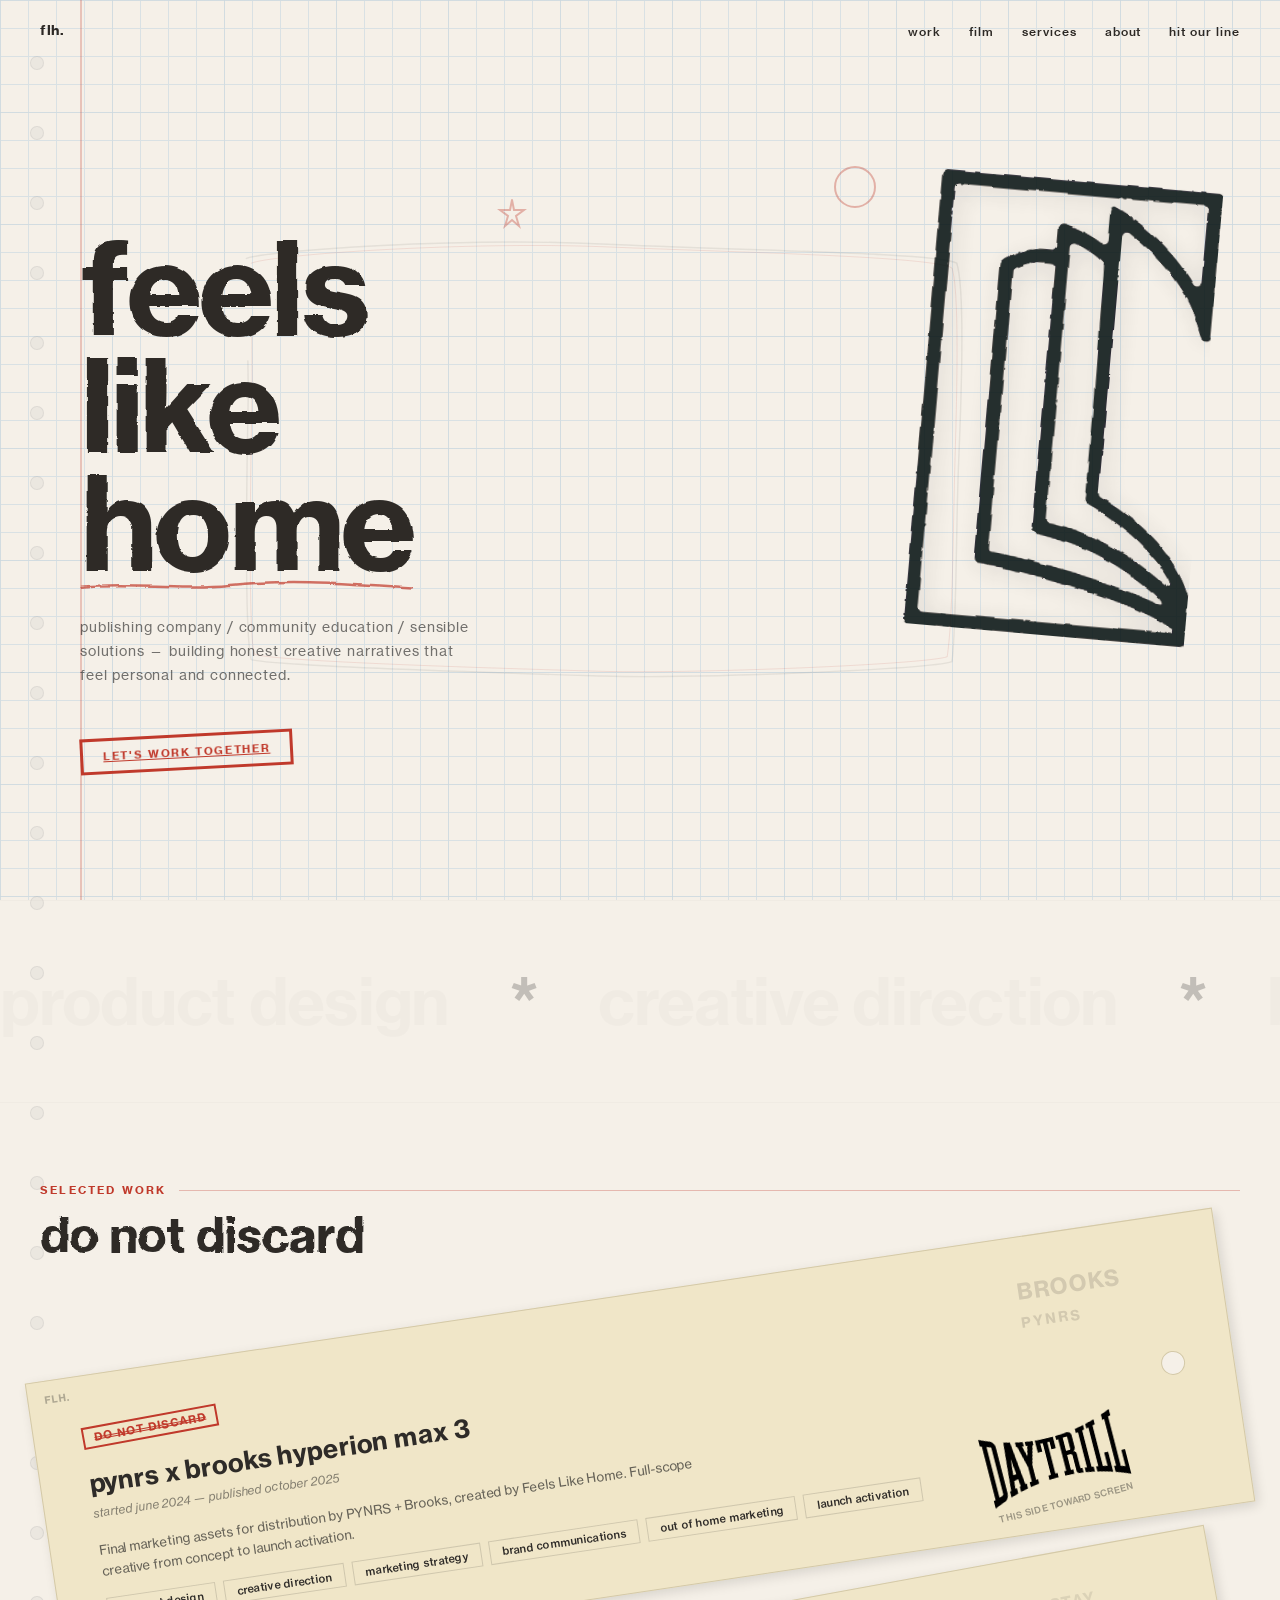
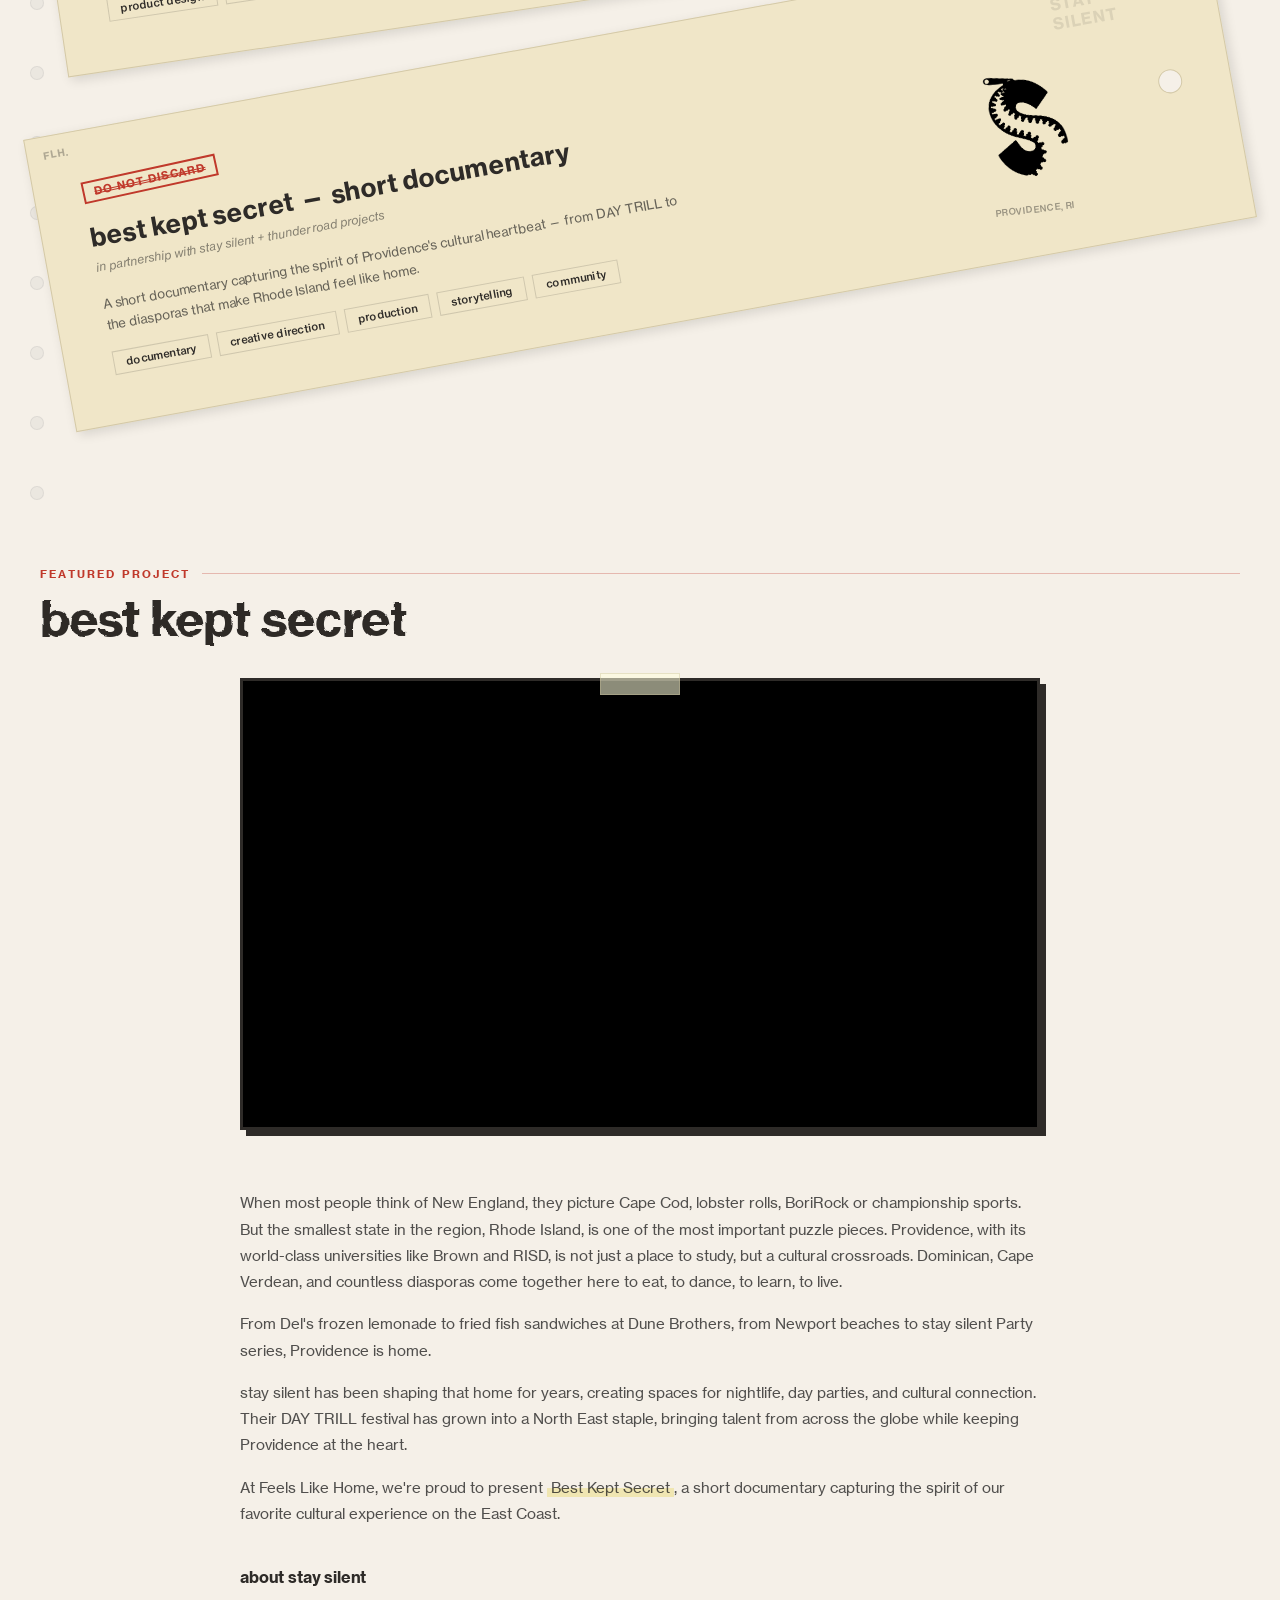
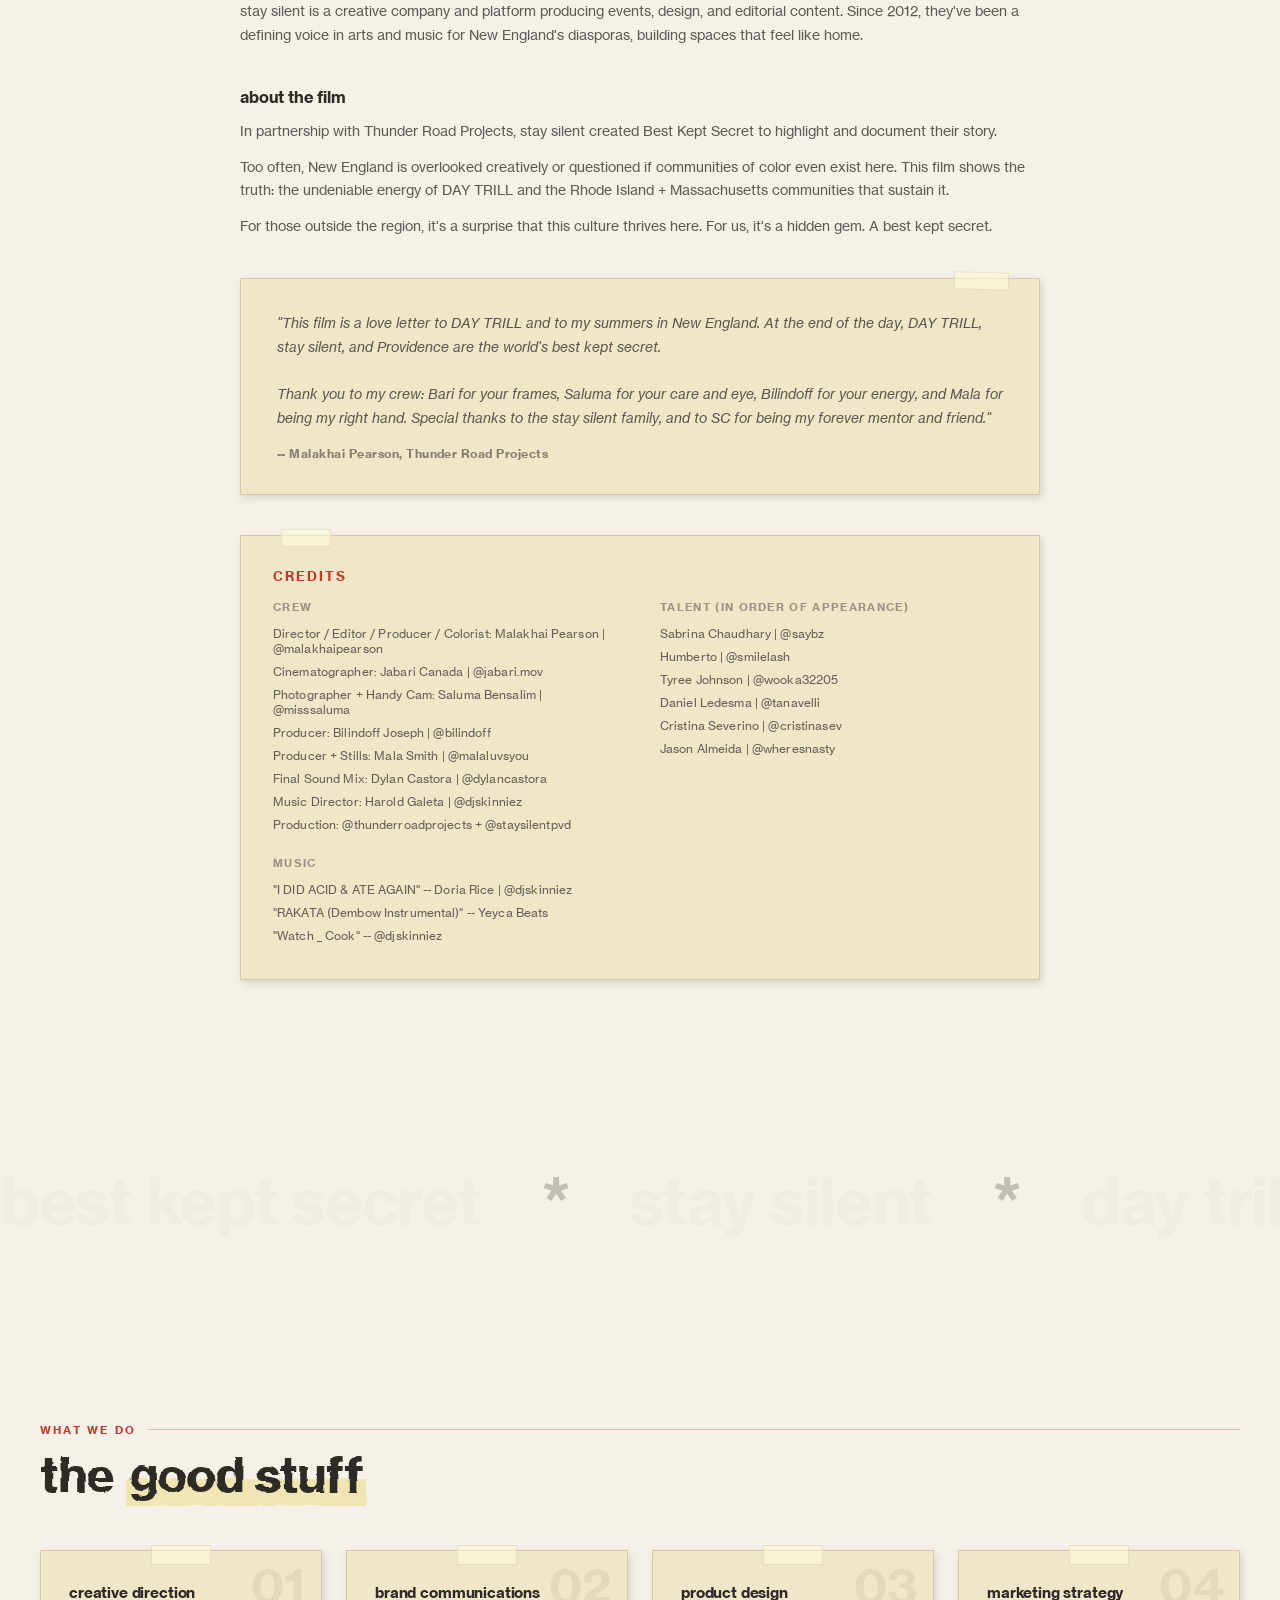
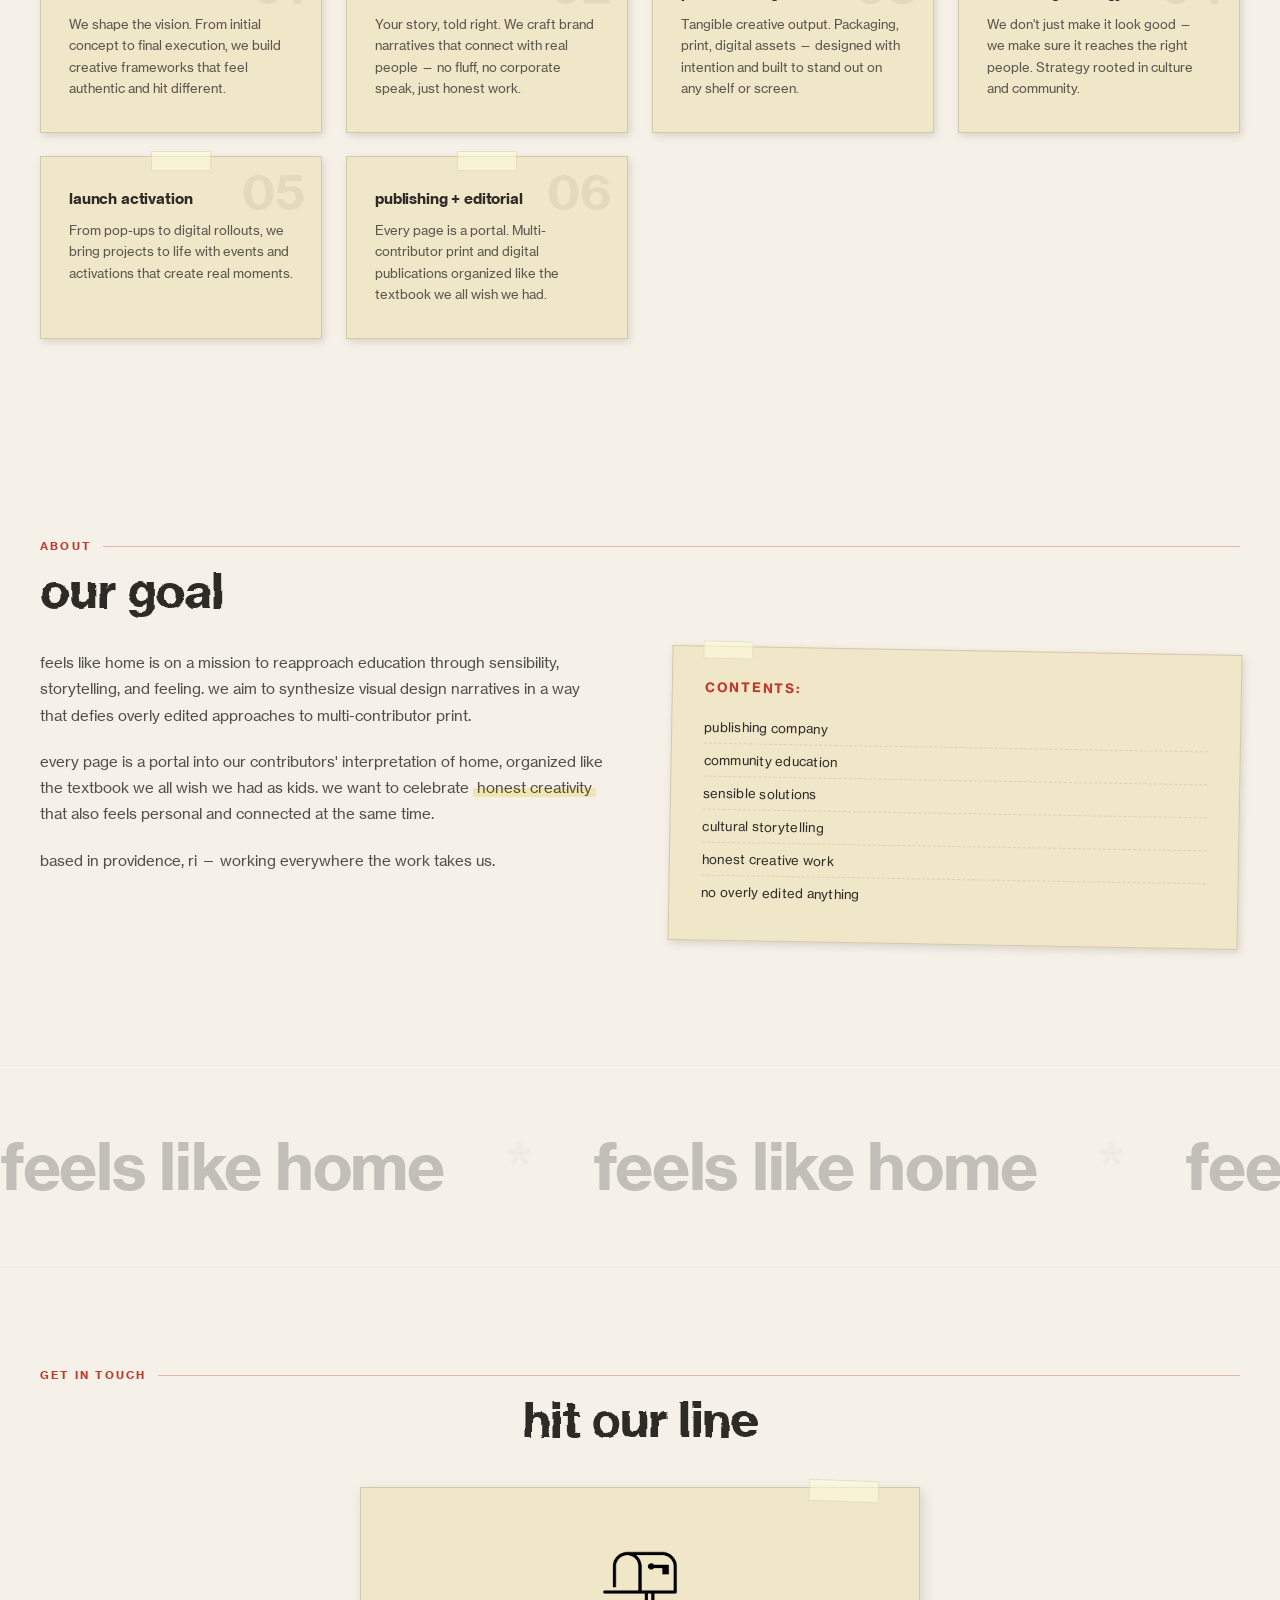
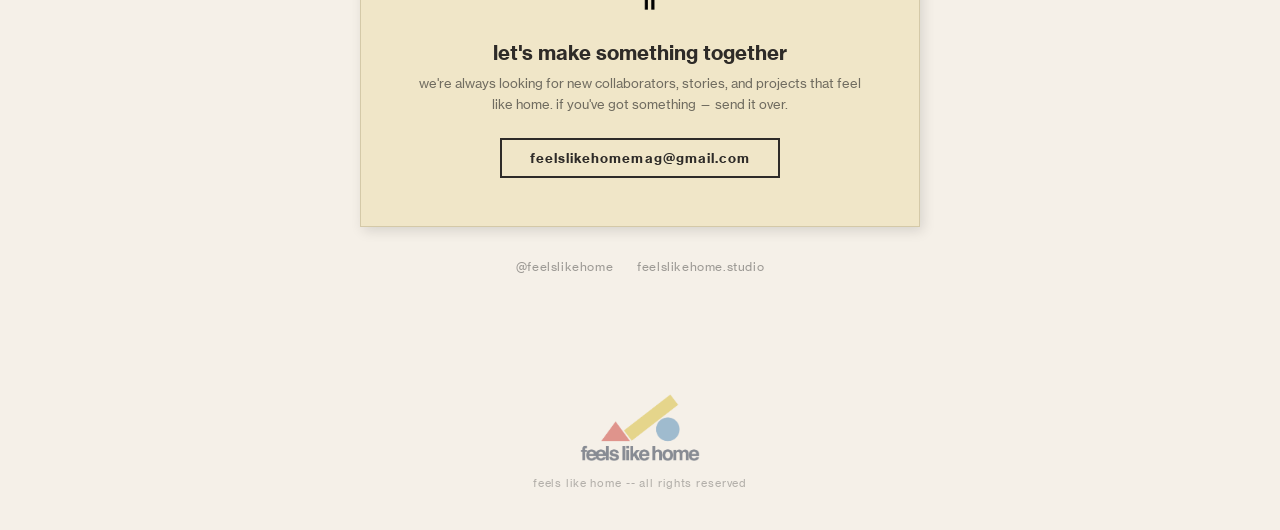
<file: index.html>
<!DOCTYPE html>
<html lang="en">
<head>
<meta charset="UTF-8">
<meta name="viewport" content="width=device-width, initial-scale=1.0">
<title>feels like home — creative studio</title>
<link rel="icon" href="assets/images/FLH-slant-logo.ico">
<style>
/* ========== RESET & BASE ========== */
*, *::before, *::after { margin: 0; padding: 0; box-sizing: border-box; }

@font-face {
  font-family: 'NHG';
  src: url('assets/fonts/NeueHaasGroteskText-Regular.woff') format('woff');
  font-weight: 400;
}
@font-face {
  font-family: 'NHG';
  src: url('assets/fonts/NeueHaasGroteskText-Medium.woff') format('woff');
  font-weight: 500;
}
@font-face {
  font-family: 'NHG';
  src: url('assets/fonts/NeueHaasGroteskText-Bold.woff') format('woff');
  font-weight: 700;
}
@font-face {
  font-family: 'NHG';
  src: url('assets/fonts/NeueHaasGroteskText-Italic.woff') format('woff');
  font-weight: 400;
  font-style: italic;
}

:root {
  --cream: #f5f0e8;
  --ink: #2e2b28;
  --red: #c0392b;
  --blue-grid: #b8cfe0;
  --yellow: #e8d44d;
  --manila: #f0e6c8;
  --manila-dark: #d4c9a8;
  --tape: rgba(255, 255, 220, 0.55);
  --shadow: rgba(0,0,0,0.12);
}

html { scroll-behavior: smooth; }

body {
  font-family: 'NHG', 'Helvetica Neue', sans-serif;
  background: var(--cream);
  color: var(--ink);
  overflow-x: hidden;
  cursor: crosshair;
}

/* ========== GRID PAPER BACKGROUND ========== */
.grid-bg {
  position: fixed;
  inset: 0;
  z-index: 0;
  pointer-events: none;
  background-image:
    linear-gradient(var(--blue-grid) 1px, transparent 1px),
    linear-gradient(90deg, var(--blue-grid) 1px, transparent 1px);
  background-size: 28px 28px;
  opacity: 0.45;
}

/* thicker lines every 4 cells */
.grid-bg::after {
  content: '';
  position: fixed;
  inset: 0;
  background-image:
    linear-gradient(rgba(140,170,200,0.35) 1.5px, transparent 1.5px),
    linear-gradient(90deg, rgba(140,170,200,0.35) 1.5px, transparent 1.5px);
  background-size: 112px 112px;
}

/* red margin line */
.margin-line {
  position: fixed;
  top: 0; bottom: 0;
  left: 80px;
  width: 2px;
  background: rgba(192, 57, 43, 0.25);
  z-index: 1;
  pointer-events: none;
}

@media (max-width: 768px) {
  .margin-line { left: 24px; }
}

/* ========== CONTENT WRAPPER ========== */
.content {
  position: relative;
  z-index: 2;
  max-width: 1200px;
  margin: 0 auto;
  padding: 0 40px;
}

@media (max-width: 768px) {
  .content { padding-left: 12px !important; padding-right: 12px !important; }
}

/* ========== NAVIGATION ========== */
nav {
  position: fixed;
  top: 0; left: 0; right: 0;
  z-index: 100;
  padding: 20px 40px;
  display: flex;
  justify-content: space-between;
  align-items: center;
  mix-blend-mode: multiply;
}

nav .logo {
  font-weight: 700;
  font-size: 14px;
  letter-spacing: 0.05em;
  text-transform: lowercase;
}

nav .nav-links {
  display: flex;
  gap: 28px;
  list-style: none;
}

nav .nav-links a {
  font-size: 12px;
  text-decoration: none;
  color: var(--ink);
  letter-spacing: 0.08em;
  text-transform: lowercase;
  position: relative;
  font-weight: 500;
}

nav .nav-links a::after {
  content: '';
  position: absolute;
  bottom: -2px;
  left: 0;
  width: 0;
  height: 1.5px;
  background: var(--red);
  transition: width 0.3s ease;
}

nav .nav-links a:hover::after { width: 100%; }

/* ========== HERO ========== */
.hero {
  min-height: 100vh;
  display: flex;
  flex-direction: column;
  justify-content: center;
  align-items: flex-start;
  padding-top: 100px;
}

.hero-title {
  font-size: clamp(3rem, 10vw, 8rem);
  font-weight: 700;
  line-height: 0.92;
  letter-spacing: -0.03em;
  text-transform: lowercase;
  position: relative;
  filter: url(#crayon-texture);
}

.hero-title .line {
  display: block;
  -webkit-mask-image: linear-gradient(90deg, #000 50%, transparent 50%);
  mask-image: linear-gradient(90deg, #000 50%, transparent 50%);
  -webkit-mask-size: 220% 100%;
  mask-size: 220% 100%;
  -webkit-mask-position: 100% 0;
  mask-position: 100% 0;
  animation: crayonDraw 1s ease forwards;
}
.hero-title .line:nth-child(1) { animation-delay: 0.2s; }
.hero-title .line:nth-child(2) { animation-delay: 0.6s; }
.hero-title .line:nth-child(3) { animation-delay: 1s; }

@keyframes crayonDraw {
  to {
    -webkit-mask-position: 0 0;
    mask-position: 0 0;
  }
}

/* Keep riseIn for other uses */
@keyframes riseIn {
  to { opacity: 1; transform: translateY(0) rotate(0deg) scale(1); }
}

/* hand-drawn underline — draw on */
.hero-title .underline-sketch {
  position: absolute;
  bottom: -8px;
  left: 0;
  width: 100%;
  height: 12px;
}
.hero-title .underline-sketch path {
  stroke-dasharray: 420;
  stroke-dashoffset: 420;
  stroke-width: 3;
  opacity: 0.7;
  animation: drawLine 0.8s ease forwards 1.8s;
}
@keyframes drawLine { to { stroke-dashoffset: 0; } }
@keyframes fadeIn { to { opacity: 1; } }

/* Hero decorative frame — draws itself behind text */
.hero-frame {
  position: absolute;
  top: 50%;
  left: 50%;
  transform: translate(-55%, -48%);
  width: clamp(400px, 60vw, 800px);
  height: clamp(280px, 40vw, 500px);
  z-index: -1;
  pointer-events: none;
}
.hero-frame path {
  fill: none;
  stroke-linecap: round;
  stroke-linejoin: round;
}
.hero-frame .frame-stroke-1 {
  stroke: var(--ink);
  stroke-width: 1.5;
  opacity: 0.08;
  stroke-dasharray: 2200;
  stroke-dashoffset: 2200;
  animation: drawLine 2s ease forwards 0.1s;
}
.hero-frame .frame-stroke-2 {
  stroke: var(--red);
  stroke-width: 1;
  opacity: 0.12;
  stroke-dasharray: 2200;
  stroke-dashoffset: 2200;
  animation: drawLine 2.2s ease forwards 0.3s;
}

/* Hero doodle annotations */
.hero-doodle {
  position: absolute;
  pointer-events: none;
  z-index: 1;
}
.hero-doodle path, .hero-doodle circle, .hero-doodle line {
  fill: none;
  stroke: var(--red);
  stroke-linecap: round;
  stroke-width: 2;
  opacity: 0.35;
}
.hero-doodle-arrow {
  right: 18%;
  bottom: 28%;
  width: 60px;
  height: 60px;
}
.hero-doodle-arrow path {
  stroke-dasharray: 120;
  stroke-dashoffset: 120;
  animation: drawLine 0.6s ease forwards 2s;
}
.hero-doodle-star {
  left: 38%;
  top: 22%;
  width: 32px;
  height: 32px;
}
.hero-doodle-star path {
  stroke-dasharray: 100;
  stroke-dashoffset: 100;
  animation: drawLine 0.5s ease forwards 2.4s;
}
.hero-doodle-circle {
  right: 30%;
  top: 18%;
  width: 50px;
  height: 50px;
}
.hero-doodle-circle circle {
  stroke-dasharray: 140;
  stroke-dashoffset: 140;
  animation: drawLine 0.6s ease forwards 1.8s;
}

/* Hero sticky note */
.hero-note {
  position: absolute;
  bottom: 18%;
  right: 8%;
  background: var(--manila);
  border: 1px solid var(--manila-dark);
  padding: 12px 16px;
  font-size: 11px;
  font-weight: 500;
  letter-spacing: 0.08em;
  text-transform: lowercase;
  color: rgba(26,26,26,0.5);
  transform: rotate(3deg);
  box-shadow: 2px 2px 6px var(--shadow);
  opacity: 0;
  animation: driftIn 0.8s ease 2.2s forwards;
  z-index: 1;
}
.hero-note::before {
  content: '';
  position: absolute;
  top: -6px; left: 18px;
  width: 38px; height: 13px;
  background: var(--tape);
  border: 1px solid rgba(200,190,150,0.4);
  transform: rotate(-1deg);
}

.hero-sub {
  margin-top: 32px;
  font-size: 14px;
  letter-spacing: 0.06em;
  color: rgba(26,26,26,0.6);
  text-transform: lowercase;
  max-width: 400px;
  line-height: 1.7;
  opacity: 0;
  animation: fadeIn 0.6s ease 2.2s forwards;
}

.hero-stamp {
  margin-top: 48px;
  display: inline-block;
  border: 3px solid var(--red);
  padding: 8px 20px;
  font-size: 11px;
  font-weight: 700;
  letter-spacing: 0.15em;
  text-transform: uppercase;
  color: var(--red);
  transform: rotate(-3deg);
  opacity: 0;
  animation: stampIn 0.4s ease 2.6s forwards;
  cursor: pointer;
  transition: background 0.2s, color 0.2s;
}

.hero-stamp:hover {
  background: var(--red);
  color: var(--cream);
}

@keyframes stampIn {
  0% { opacity: 0; transform: rotate(-3deg) scale(1.8); }
  60% { opacity: 1; transform: rotate(-3deg) scale(0.95); }
  100% { opacity: 1; transform: rotate(-3deg) scale(1); }
}

.hero-scatter {
  position: absolute;
  right: 3%;
  top: 20%;
  width: clamp(200px, 22vw, 340px);
  opacity: 0;
  animation: driftIn 1s ease 0.8s forwards, sketchReveal 2s ease 0.8s forwards, heroFloat 6s ease-in-out 2.8s infinite;
  transform: rotate(5deg);
  filter: drop-shadow(4px 4px 12px var(--shadow)) url(#crayon-texture);
  pointer-events: none;
  -webkit-mask-image: linear-gradient(160deg, #000 50%, transparent 50%);
  mask-image: linear-gradient(160deg, #000 50%, transparent 50%);
  -webkit-mask-size: 350% 350%;
  mask-size: 350% 350%;
  -webkit-mask-position: 100% 100%;
  mask-position: 100% 100%;
}
@keyframes sketchReveal {
  to {
    -webkit-mask-position: 0 0;
    mask-position: 0 0;
  }
}
@keyframes heroFloat {
  0%, 100% { transform: rotate(5deg) translateY(0); }
  50% { transform: rotate(5deg) translateY(-14px); }
}

@keyframes driftIn {
  from { opacity: 0; transform: rotate(5deg) translateY(30px); }
  to { opacity: 0.85; transform: rotate(5deg) translateY(0); }
}

@media (max-width: 768px) {
  .hero-scatter { display: none; }
}

/* ========== SECTION HEADERS ========== */
.section-label {
  font-size: 11px;
  font-weight: 700;
  letter-spacing: 0.2em;
  text-transform: uppercase;
  color: var(--red);
  margin-bottom: 12px;
  display: flex;
  align-items: center;
  gap: 12px;
}

.section-label::after {
  content: '';
  flex: 1;
  height: 1px;
  background: var(--red);
  opacity: 0.3;
}

.section-heading {
  font-size: clamp(1.8rem, 4vw, 3rem);
  font-weight: 700;
  letter-spacing: -0.02em;
  line-height: 1.1;
  text-transform: lowercase;
  margin-bottom: 32px;
  filter: url(#crayon-texture);
}

/* ========== SERVICES ========== */
.services {
  padding: 120px 0;
}

.services-grid {
  display: grid;
  grid-template-columns: repeat(auto-fit, minmax(280px, 1fr));
  gap: 24px;
  margin-top: 48px;
}

.service-card {
  background: var(--manila);
  border: 1px solid var(--manila-dark);
  padding: 32px 28px;
  position: relative;
  transform: rotate(var(--rot, 0deg));
  transition: transform 0.3s ease, box-shadow 0.3s ease;
  cursor: default;
  box-shadow: 2px 3px 8px var(--shadow);
}

.service-card:hover {
  transform: rotate(0deg) translateY(-4px);
  box-shadow: 4px 6px 20px var(--shadow);
}

.service-card::before {
  content: '';
  position: absolute;
  top: -6px;
  left: 50%;
  transform: translateX(-50%);
  width: 60px;
  height: 20px;
  background: var(--tape);
  border: 1px solid rgba(200,190,150,0.4);
  z-index: 1;
}

.service-card .service-num {
  font-size: 48px;
  font-weight: 700;
  color: rgba(26,26,26,0.06);
  position: absolute;
  top: 12px;
  right: 16px;
  line-height: 1;
}

.service-card h3 {
  font-size: 15px;
  font-weight: 700;
  text-transform: lowercase;
  margin-bottom: 12px;
  letter-spacing: -0.01em;
}

.service-card p {
  font-size: 13px;
  line-height: 1.65;
  color: rgba(26,26,26,0.7);
}

/* ========== WORK / PROJECTS ========== */
.work {
  padding: 80px 0 120px;
}

.project-envelope {
  background: var(--manila);
  border: 1px solid var(--manila-dark);
  padding: 48px;
  margin-bottom: 40px;
  position: relative;
  box-shadow: 3px 4px 12px var(--shadow);
  overflow: hidden;
  opacity: 0;
  transform: translateY(30px);
  transition: opacity 0.6s ease, transform 0.6s ease;
}

.project-envelope.visible {
  opacity: 1;
  transform: translateY(0);
}

/* hole punch */
.project-envelope::after {
  content: '';
  position: absolute;
  right: 48px;
  top: 50%;
  transform: translateY(-50%);
  width: 24px;
  height: 24px;
  border-radius: 50%;
  background: var(--cream);
  border: 1px solid var(--manila-dark);
}

.project-envelope .env-corner {
  position: absolute;
  top: 12px;
  left: 16px;
  font-size: 10px;
  font-weight: 700;
  letter-spacing: 0.1em;
  color: rgba(26,26,26,0.3);
  text-transform: uppercase;
}

.project-envelope .do-not-discard {
  display: inline-block;
  font-size: 11px;
  font-weight: 700;
  letter-spacing: 0.1em;
  text-transform: uppercase;
  color: var(--red);
  border: 2px solid var(--red);
  padding: 2px 10px;
  transform: rotate(-2deg);
  margin-bottom: 20px;
  text-decoration: line-through;
  text-decoration-style: double;
}

.project-envelope h3 {
  font-size: clamp(1.2rem, 2.5vw, 1.6rem);
  font-weight: 700;
  text-transform: lowercase;
  margin-bottom: 6px;
}

.project-envelope .project-meta {
  font-size: 12px;
  color: rgba(26,26,26,0.5);
  margin-bottom: 20px;
  font-style: italic;
}

.project-desc {
  font-size: 13px;
  line-height: 1.6;
  color: rgba(26,26,26,0.65);
  margin-bottom: 16px;
  max-width: 55%;
}

.project-envelope .project-tags {
  display: flex;
  flex-wrap: wrap;
  gap: 8px;
}

.project-envelope .project-tags span {
  font-size: 11px;
  padding: 4px 12px;
  border: 1px solid rgba(26,26,26,0.15);
  font-weight: 500;
  letter-spacing: 0.03em;
}

.project-envelope .client-logo {
  position: absolute;
  top: 40px;
  right: 100px;
  font-size: 22px;
  font-weight: 700;
  letter-spacing: 0.05em;
  text-transform: uppercase;
  opacity: 0.15;
}

/* polaroid photo */
.polaroid {
  position: absolute;
  bottom: 20px;
  right: 120px;
  width: 140px;
  background: none;
  padding: 0;
  box-shadow: none;
  transform: rotate(var(--prot, -4deg));
  transition: transform 0.3s ease;
  z-index: 3;
}

.polaroid:hover {
  transform: rotate(0deg) scale(1.05);
}

.polaroid img {
  width: 100%;
  display: block;
  filter: saturate(0.85) contrast(1.05);
  mix-blend-mode: multiply;
}

.polaroid .polaroid-label {
  font-size: 9px;
  text-align: center;
  margin-top: 6px;
  font-weight: 500;
  letter-spacing: 0.05em;
  text-transform: uppercase;
  color: rgba(26,26,26,0.4);
}

@media (max-width: 768px) {
  .polaroid { display: none; }
  .project-envelope { padding: 28px; }
  .project-envelope::after { right: 20px; width: 18px; height: 18px; }
  .project-envelope .client-logo { display: none; }
}

/* ========== ABOUT ========== */
.about {
  padding: 80px 0 120px;
}

.about-content {
  display: grid;
  grid-template-columns: 1fr 1fr;
  gap: 60px;
  align-items: start;
}

@media (max-width: 768px) {
  .about-content { grid-template-columns: 1fr; gap: 32px; }
}

.about-text {
  font-size: 15px;
  line-height: 1.75;
  color: rgba(26,26,26,0.75);
}

.about-text p + p { margin-top: 20px; }

.about-values {
  background: var(--manila);
  border: 1px solid var(--manila-dark);
  padding: 32px;
  position: relative;
  box-shadow: 2px 3px 8px var(--shadow);
  transform: rotate(1deg);
}

.about-values::before {
  content: '';
  position: absolute;
  top: -6px;
  left: 30px;
  width: 50px;
  height: 18px;
  background: var(--tape);
  border: 1px solid rgba(200,190,150,0.4);
}

.about-values h3 {
  font-size: 13px;
  font-weight: 700;
  text-transform: uppercase;
  letter-spacing: 0.15em;
  margin-bottom: 16px;
  color: var(--red);
}

.about-values ul {
  list-style: none;
}

.about-values ul li {
  font-size: 13px;
  padding: 8px 0;
  border-bottom: 1px dashed rgba(26,26,26,0.1);
  letter-spacing: 0.02em;
}

.about-values ul li:last-child { border: none; }

/* ========== MARQUEE ========== */
.marquee-wrap {
  padding: 60px 0;
  overflow: hidden;
  border-top: 1px solid rgba(26,26,26,0.08);
  border-bottom: 1px solid rgba(26,26,26,0.08);
}

.marquee {
  display: flex;
  gap: 60px;
  animation: scroll 20s linear infinite;
  width: max-content;
}

.marquee span {
  font-size: clamp(2rem, 5vw, 4rem);
  font-weight: 700;
  text-transform: lowercase;
  white-space: nowrap;
  letter-spacing: -0.02em;
  color: rgba(26,26,26,0.08);
}

.marquee span.filled { color: var(--ink); }

@keyframes scroll {
  from { transform: translateX(0); }
  to { transform: translateX(-50%); }
}

/* ========== CONTACT ========== */
.contact {
  padding: 100px 0 80px;
  text-align: center;
}

.contact-card {
  background: var(--manila);
  border: 1px solid var(--manila-dark);
  max-width: 560px;
  margin: 40px auto 0;
  padding: 48px;
  position: relative;
  box-shadow: 3px 4px 12px var(--shadow);
  transform: rotate(-0.5deg);
}

.contact-card::before {
  content: '';
  position: absolute;
  top: -8px;
  right: 40px;
  width: 70px;
  height: 22px;
  background: var(--tape);
  border: 1px solid rgba(200,190,150,0.4);
  transform: rotate(2deg);
}

.contact-card .mailbox {
  width: 80px;
  margin: 0 auto 20px;
  animation: wobble 3s ease-in-out infinite;
}

@keyframes wobble {
  0%, 100% { transform: rotate(0deg); }
  25% { transform: rotate(5deg); }
  75% { transform: rotate(-5deg); }
}

.contact-card h3 {
  font-size: 20px;
  font-weight: 700;
  text-transform: lowercase;
  margin-bottom: 8px;
}

.contact-card p {
  font-size: 13px;
  color: rgba(26,26,26,0.6);
  line-height: 1.6;
  margin-bottom: 24px;
}

.contact-card a.email-link {
  display: inline-block;
  font-size: 13px;
  font-weight: 700;
  letter-spacing: 0.08em;
  text-transform: lowercase;
  color: var(--ink);
  text-decoration: none;
  border: 2px solid var(--ink);
  padding: 10px 28px;
  transition: background 0.2s, color 0.2s, transform 0.2s;
}

.contact-card a.email-link:hover {
  background: var(--ink);
  color: var(--cream);
  transform: translateY(-2px);
}

.contact .social-links {
  margin-top: 32px;
  display: flex;
  justify-content: center;
  gap: 24px;
}

.contact .social-links a {
  font-size: 12px;
  color: rgba(26,26,26,0.4);
  text-decoration: none;
  letter-spacing: 0.05em;
  transition: color 0.2s;
}

.contact .social-links a:hover { color: var(--ink); }

/* ========== FOOTER ========== */
footer {
  padding: 40px;
  text-align: center;
  font-size: 11px;
  color: rgba(26,26,26,0.3);
  letter-spacing: 0.08em;
  text-transform: lowercase;
}

footer img {
  width: 120px;
  margin-bottom: 12px;
  opacity: 0.5;
}

/* ========== SCROLL ANIMATIONS ========== */
.reveal {
  opacity: 0;
  transform: translateY(24px);
  transition: opacity 0.7s ease, transform 0.7s ease;
}
.reveal.visible {
  opacity: 1;
  transform: translateY(0);
}

/* Slide from left — section labels */
.reveal-left {
  opacity: 0;
  transform: translateX(-40px);
  transition: opacity 0.6s ease, transform 0.6s ease;
}
.reveal-left.visible {
  opacity: 1;
  transform: translateX(0);
}

/* Scale up — film video, images */
.reveal-scale {
  opacity: 0;
  transform: scale(0.92);
  transition: opacity 0.8s ease, transform 0.8s ease;
}
.reveal-scale.visible {
  opacity: 1;
  transform: scale(1);
}

/* Page turn — manila cards */
.reveal-page {
  opacity: 0;
  transform: perspective(800px) rotateY(-6deg) translateX(-15px);
  transition: opacity 0.7s ease, transform 0.7s ease;
}
.reveal-page.visible {
  opacity: 1;
  transform: perspective(800px) rotateY(0) translateX(0);
}

/* Scroll-triggered highlights */
.highlight {
  background: linear-gradient(180deg, transparent 55%, rgba(232,212,77,0) 55%);
  padding: 0 4px;
  transition: background 0.8s ease 0.3s;
}
.visible .highlight,
.reveal.visible .highlight,
.reveal-left.visible .highlight {
  background: linear-gradient(180deg, transparent 55%, rgba(232,212,77,0.35) 55%);
}

/* Envelope flap */
.env-flap {
  position: absolute;
  top: -1px; left: 0; right: 0;
  height: 36px;
  background: linear-gradient(to bottom, var(--manila-dark), var(--manila));
  clip-path: polygon(0 100%, 50% 0%, 100% 100%);
  transform-origin: bottom center;
  transition: transform 0.7s ease 0.3s, opacity 0.7s ease 0.3s;
  z-index: 2;
}
.project-envelope.visible .env-flap {
  transform: rotateX(180deg);
  opacity: 0;
}

/* Chapter marker */
.chapter-marker {
  position: fixed;
  left: 42px;
  top: 50%;
  transform: translateY(-50%);
  font-size: 11px;
  font-weight: 700;
  letter-spacing: 0.1em;
  color: var(--red);
  opacity: 0;
  z-index: 3;
  transition: opacity 0.4s, transform 0.4s;
  pointer-events: none;
}
.chapter-marker.visible {
  opacity: 0.4;
}
@media (max-width: 768px) { .chapter-marker { display: none; } }

/* ========== CURSOR TRAIL (ink splatters) ========== */
.ink-dot {
  position: fixed;
  width: 6px;
  height: 6px;
  background: rgba(26,26,26,0.15);
  border-radius: 50%;
  pointer-events: none;
  z-index: 999;
  animation: inkFade 1.2s ease forwards;
}

@keyframes inkFade {
  0% { transform: scale(1); opacity: 0.4; }
  100% { transform: scale(0.2); opacity: 0; }
}

/* ========== NOTEBOOK HOLE PUNCHES ========== */
.holes {
  position: fixed;
  left: 30px;
  top: 0;
  bottom: 0;
  z-index: 1;
  pointer-events: none;
  display: flex;
  flex-direction: column;
  gap: 56px;
  padding-top: 56px;
}

.holes span {
  width: 14px;
  height: 14px;
  border-radius: 50%;
  background: rgba(180,180,180,0.15);
  border: 1px solid rgba(160,160,160,0.2);
  flex-shrink: 0;
}

@media (max-width: 768px) {
  .holes { display: none; }
  nav { padding: 16px 20px; }
  nav .nav-links { gap: 16px; }
  nav .nav-links a { font-size: 11px; }
}

/* yellow highlight — now animated via scroll reveal */

/* ========== FILM / DOCUMENTARY SECTION ========== */
.film {
  padding: 80px 0 120px;
}

.film-video-wrap {
  position: relative;
  width: 100%;
  max-width: 800px;
  margin: 0 auto 60px;
  background: #000;
  border: 3px solid var(--ink);
  box-shadow: 6px 6px 0 var(--ink);
}

.film-video-wrap::before {
  content: '';
  position: absolute;
  top: -8px;
  left: 50%;
  transform: translateX(-50%);
  width: 80px;
  height: 22px;
  background: var(--tape);
  border: 1px solid rgba(200,190,150,0.4);
  z-index: 2;
}

.film-video {
  position: relative;
  padding-bottom: 56.25%;
  height: 0;
  overflow: hidden;
}

.film-video iframe {
  position: absolute;
  top: 0; left: 0;
  width: 100%;
  height: 100%;
  border: none;
}

.film-body {
  max-width: 800px;
  margin: 0 auto;
}

.film-intro {
  font-size: 15px;
  line-height: 1.75;
  color: rgba(26,26,26,0.75);
  margin-bottom: 40px;
}

.film-intro p + p {
  margin-top: 16px;
}

.film-subsection {
  margin-bottom: 40px;
}

.film-subsection h3 {
  font-size: 16px;
  font-weight: 700;
  text-transform: lowercase;
  margin-bottom: 12px;
  letter-spacing: -0.01em;
}

.film-subsection p {
  font-size: 14px;
  line-height: 1.7;
  color: rgba(26,26,26,0.7);
}

.film-subsection p + p {
  margin-top: 12px;
}

/* director's note card */
.directors-note {
  background: var(--manila);
  border: 1px solid var(--manila-dark);
  padding: 32px 36px;
  margin: 40px 0;
  position: relative;
  box-shadow: 2px 3px 8px var(--shadow);
  transform: rotate(-0.4deg);
}

.directors-note::before {
  content: '';
  position: absolute;
  top: -7px;
  right: 30px;
  width: 55px;
  height: 18px;
  background: var(--tape);
  border: 1px solid rgba(200,190,150,0.4);
  transform: rotate(1.5deg);
}

.directors-note blockquote {
  font-size: 14px;
  line-height: 1.7;
  font-style: italic;
  color: rgba(26,26,26,0.7);
  margin-bottom: 12px;
}

.directors-note cite {
  font-size: 12px;
  font-style: normal;
  font-weight: 700;
  letter-spacing: 0.04em;
  color: rgba(26,26,26,0.5);
}

/* credits list */
.credits-card {
  background: var(--manila);
  border: 1px solid var(--manila-dark);
  padding: 32px;
  margin-top: 40px;
  box-shadow: 2px 3px 8px var(--shadow);
  transform: rotate(0.3deg);
  position: relative;
}

.credits-card::before {
  content: '';
  position: absolute;
  top: -7px;
  left: 40px;
  width: 50px;
  height: 18px;
  background: var(--tape);
  border: 1px solid rgba(200,190,150,0.4);
}

.credits-card h3 {
  font-size: 13px;
  font-weight: 700;
  text-transform: uppercase;
  letter-spacing: 0.15em;
  color: var(--red);
  margin-bottom: 16px;
}

.credits-card h4 {
  font-size: 11px;
  font-weight: 700;
  text-transform: uppercase;
  letter-spacing: 0.12em;
  color: rgba(26,26,26,0.4);
  margin-top: 20px;
  margin-bottom: 8px;
}

.credits-card h4:first-of-type {
  margin-top: 0;
}

.credits-card ul {
  list-style: none;
}

.credits-card ul li {
  font-size: 12px;
  padding: 4px 0;
  color: rgba(26,26,26,0.65);
  letter-spacing: 0.01em;
}

.credits-columns {
  display: grid;
  grid-template-columns: 1fr 1fr;
  gap: 0 40px;
}

/* ========== MOBILE HAMBURGER ========== */
.nav-toggle {
  display: none;
  background: none;
  border: none;
  cursor: pointer;
  padding: 4px;
  z-index: 101;
}

.nav-toggle span {
  display: block;
  width: 22px;
  height: 2px;
  background: var(--ink);
  margin: 5px 0;
  transition: transform 0.3s ease, opacity 0.3s ease;
}

.nav-toggle.active span:nth-child(1) {
  transform: translateY(7px) rotate(45deg);
}
.nav-toggle.active span:nth-child(2) {
  opacity: 0;
}
.nav-toggle.active span:nth-child(3) {
  transform: translateY(-7px) rotate(-45deg);
}

/* ========== COMPREHENSIVE MOBILE STYLES ========== */
@media (max-width: 768px) {
  /* Nav */
  nav {
    padding: 16px 12px;
    mix-blend-mode: normal;
    background: rgba(245, 240, 232, 0.95);
    backdrop-filter: blur(8px);
    -webkit-backdrop-filter: blur(8px);
  }

  .nav-toggle { display: block; }

  nav .nav-links {
    position: fixed;
    top: 0;
    right: 0;
    width: 100%;
    height: 100dvh;
    background: var(--cream);
    flex-direction: column;
    justify-content: center;
    align-items: center;
    gap: 32px;
    transform: translateX(100%);
    transition: transform 0.4s ease;
    z-index: 100;
  }

  nav .nav-links.open {
    transform: translateX(0);
  }

  nav .nav-links a {
    font-size: 20px;
    letter-spacing: 0.04em;
  }

  /* Content wrapper */
  .content { padding-left: 12px !important; padding-right: 12px !important; }

  /* Hero */
  .hero {
    min-height: 100vh;
    min-height: 100svh;
    padding-top: 0;
    padding-bottom: 40px;
    display: flex;
    align-items: center;
    justify-content: center;
  }
  .hero .content {
    text-align: center;
    display: flex;
    flex-direction: column;
    align-items: center;
  }
  .hero-title {
    text-align: center;
    font-size: clamp(5rem, 24vw, 8rem);
  }
  .hero-scatter { display: none; }
  .hero-frame { display: none; }
  .hero-note { display: none; }
  .hero-doodle-arrow { display: none; }
  .hero-doodle-circle { display: none; }
  .hero-doodle-star { display: none; }
  .hero-sub { font-size: 14px; max-width: 90%; margin-left: auto; margin-right: auto; text-align: center; margin-top: 24px; }
  .hero-stamp { margin-top: 32px; }

  /* Grid bg decorations */
  .margin-line { display: none; }
  .holes { display: none; }

  /* Section spacing */
  .services { padding: 80px 0; }
  .work { padding: 60px 0 80px; }
  .about { padding: 60px 0 80px; }
  .film { padding: 60px 0 80px; }
  .contact { padding: 60px 0 60px; }
  .marquee-wrap { padding: 40px 0; }
  .section-heading { margin-bottom: 24px; }

  /* Services grid */
  .services-grid { margin-top: 32px; gap: 20px; }
  .service-card { transform: rotate(0deg) !important; }

  /* Projects */
  .project-envelope {
    padding: 28px;
  }
  .project-envelope::after { right: 20px; width: 18px; height: 18px; }
  .project-envelope .client-logo { display: none; }
  .polaroid { display: none; }
  .project-desc { max-width: 100%; }

  /* About */
  .about-content { grid-template-columns: 1fr; gap: 32px; }
  .about-values { transform: rotate(0deg); }

  /* Film */
  .film-video-wrap { box-shadow: 4px 4px 0 var(--ink); max-width: 100%; }
  .film-body { max-width: 100%; }
  .directors-note { padding: 24px; transform: rotate(0deg); }
  .credits-columns { grid-template-columns: 1fr; }
  .credits-card { padding: 24px; transform: rotate(0deg); }

  /* Contact */
  .contact-card {
    padding: 32px 24px;
    transform: rotate(0deg);
    margin: 32px auto 0;
  }

  /* Footer */
  footer { padding: 32px 12px; }

  /* Touch-friendly: no crosshair cursor */
  body { cursor: default; }

  /* Disable ink dot on touch */
  .ink-dot { display: none; }
}

/* Small phones */
@media (max-width: 400px) {
  .hero-title { font-size: clamp(4.5rem, 22vw, 7rem); }
  nav .nav-links a { font-size: 18px; }
  .service-card { padding: 24px 20px; }
  .project-envelope { padding: 24px 20px; }
}

/* Reduced motion */
@media (prefers-reduced-motion: reduce) {
  *, *::before, *::after {
    animation-duration: 0.01ms !important;
    animation-delay: 0ms !important;
    transition-duration: 0.01ms !important;
  }
  .reveal, .reveal-left, .reveal-scale, .reveal-page, .project-envelope {
    opacity: 1 !important;
    transform: none !important;
  }
}
</style>
</head>
<body>

<!-- SVG filter for crayon texture -->
<svg style="position:absolute;width:0;height:0;">
  <filter id="crayon-texture">
    <feTurbulence type="turbulence" baseFrequency="0.035" numOctaves="4" result="noise" seed="2"/>
    <feDisplacementMap in="SourceGraphic" in2="noise" scale="2.5" xChannelSelector="R" yChannelSelector="G"/>
  </filter>
</svg>

<!-- Grid paper background -->
<div class="grid-bg"></div>
<div class="margin-line"></div>

<!-- Notebook holes -->
<div class="holes" id="holes"></div>

<!-- Navigation -->
<nav>
  <div class="logo">flh.</div>
  <button class="nav-toggle" aria-label="Toggle menu">
    <span></span>
    <span></span>
    <span></span>
  </button>
  <ul class="nav-links">
    <li><a href="#work">work</a></li>
    <li><a href="#film">film</a></li>
    <li><a href="#services">services</a></li>
    <li><a href="#about">about</a></li>
    <li><a href="#contact">hit our line</a></li>
  </ul>
</nav>

<div class="chapter-marker" id="chapter-marker">01</div>

<!-- Hero -->
<section class="hero content">
  <!-- Hand-drawn frame that draws itself -->
  <svg class="hero-frame" viewBox="0 0 800 500" fill="none">
    <path class="frame-stroke-1" d="M 30 40 C 50 32, 250 18, 400 25 S 750 34, 770 45 C 778 70, 775 180, 772 250 S 770 420, 765 460 C 740 468, 500 478, 400 475 S 60 465, 35 458 C 28 430, 30 280, 32 180 Z"/>
    <path class="frame-stroke-2" d="M 35 45 C 55 36, 260 22, 405 28 S 745 38, 765 50 C 773 75, 770 185, 768 255 S 766 415, 760 455 C 735 463, 495 473, 395 470 S 55 460, 38 452 C 32 425, 34 275, 36 175 Z"/>
  </svg>

  <h1 class="hero-title">
    <span class="line">feels</span>
    <span class="line">like</span>
    <span class="line">home</span>
    <svg class="underline-sketch" viewBox="0 0 400 12" fill="none">
      <path d="M2 8 C 60 2, 120 12, 180 6 S 300 2, 398 9" stroke="#c0392b" stroke-linecap="round" fill="none"/>
    </svg>
  </h1>
  <p class="hero-sub">publishing company / community education / sensible solutions — building honest creative narratives that feel personal and connected.</p>
  <a href="#contact" class="hero-stamp">let's work together</a>
  <img class="hero-scatter" src="assets/images/VINYL-GRAPHIC-ANTITHESIS-02.png" alt="collateral">

  <!-- Doodle annotations -->
  <svg class="hero-doodle hero-doodle-star" viewBox="0 0 32 32" fill="none">
    <path d="M 16 2 L 18 12 L 28 12 L 20 18 L 23 28 L 16 22 L 9 28 L 12 18 L 4 12 L 14 12 Z"/>
  </svg>
  <svg class="hero-doodle hero-doodle-circle" viewBox="0 0 50 50" fill="none">
    <circle cx="25" cy="25" r="20"/>
  </svg>

</section>

<!-- Marquee -->
<div class="marquee-wrap">
  <div class="marquee">
    <span>product design</span>
    <span class="filled">*</span>
    <span>creative direction</span>
    <span class="filled">*</span>
    <span>brand communications</span>
    <span class="filled">*</span>
    <span>marketing strategy</span>
    <span class="filled">*</span>
    <span>launch activation</span>
    <span class="filled">*</span>
    <span>product design</span>
    <span class="filled">*</span>
    <span>creative direction</span>
    <span class="filled">*</span>
    <span>brand communications</span>
    <span class="filled">*</span>
    <span>marketing strategy</span>
    <span class="filled">*</span>
    <span>launch activation</span>
    <span class="filled">*</span>
  </div>
</div>

<!-- Work -->
<section class="work content" id="work">
  <div class="reveal-left">
    <span class="section-label">selected work</span>
    <h2 class="section-heading">do not discard</h2>
  </div>

  <!-- Project 1: PYNRS x Brooks -->
  <div class="project-envelope" style="--rot: -0.5deg;">
    <div class="env-flap"></div>
    <span class="env-corner">flh.</span>
    <div class="do-not-discard">do not discard</div>
    <h3>PYNRS x Brooks Hyperion Max 3</h3>
    <p class="project-meta">started june 2024 &mdash; published october 2025</p>
    <p class="project-desc">
      Final marketing assets for distribution by PYNRS + Brooks, created by Feels Like Home. Full-scope creative from concept to launch activation.
    </p>
    <div class="project-tags">
      <span>product design</span>
      <span>creative direction</span>
      <span>marketing strategy</span>
      <span>brand communications</span>
      <span>out of home marketing</span>
      <span>launch activation</span>
    </div>
    <span class="client-logo">BROOKS<br><span style="font-size: 14px; letter-spacing: 0.15em;">PYNRS</span></span>
    <div class="polaroid" style="--prot: -6deg;">
      <img src="assets/images/IMG_8418.png" alt="PYNRS x Brooks project">
      <div class="polaroid-label">this side toward screen</div>
    </div>
  </div>

  <!-- Project 2: Best Kept Secret -->
  <div class="project-envelope" style="--rot: 0.3deg;">
    <div class="env-flap"></div>
    <span class="env-corner">flh.</span>
    <div class="do-not-discard">do not discard</div>
    <h3>best kept secret &mdash; short documentary</h3>
    <p class="project-meta">in partnership with stay silent + thunder road projects</p>
    <p class="project-desc">
      A short documentary capturing the spirit of Providence's cultural heartbeat — from DAY TRILL to the diasporas that make Rhode Island feel like home.
    </p>
    <div class="project-tags">
      <span>documentary</span>
      <span>creative direction</span>
      <span>production</span>
      <span>storytelling</span>
      <span>community</span>
    </div>
    <span class="client-logo" style="font-size: 16px; opacity: 0.1;">stay<br>silent</span>
    <div class="polaroid" style="--prot: 4deg; bottom: 40px; right: 140px;">
      <img src="assets/images/SS.png" alt="stay silent">
      <div class="polaroid-label">providence, ri</div>
    </div>
  </div>
</section>

<!-- Best Kept Secret Documentary -->
<section class="film content" id="film">
  <div class="reveal-left">
    <span class="section-label">featured project</span>
    <h2 class="section-heading">best kept secret</h2>
  </div>

  <div class="film-video-wrap reveal-scale">
    <div class="film-video">
      <iframe src="https://www.youtube.com/embed/BA8CTjJPsfw" title="Best Kept Secret - Documentary" allow="accelerometer; autoplay; clipboard-write; encrypted-media; gyroscope; picture-in-picture; web-share" allowfullscreen></iframe>
    </div>
  </div>

  <div class="film-body">
    <div class="film-intro reveal">
      <p>When most people think of New England, they picture Cape Cod, lobster rolls, BoriRock or championship sports. But the smallest state in the region, Rhode Island, is one of the most important puzzle pieces. Providence, with its world-class universities like Brown and RISD, is not just a place to study, but a cultural crossroads. Dominican, Cape Verdean, and countless diasporas come together here to eat, to dance, to learn, to live.</p>
      <p>From Del's frozen lemonade to fried fish sandwiches at Dune Brothers, from Newport beaches to stay silent Party series, Providence is home.</p>
      <p>stay silent has been shaping that home for years, creating spaces for nightlife, day parties, and cultural connection. Their DAY TRILL festival has grown into a North East staple, bringing talent from across the globe while keeping Providence at the heart.</p>
      <p>At Feels Like Home, we're proud to present <span class="highlight">Best Kept Secret</span>, a short documentary capturing the spirit of our favorite cultural experience on the East Coast.</p>
    </div>

    <div class="film-subsection reveal">
      <h3>about stay silent</h3>
      <p>stay silent is a creative company and platform producing events, design, and editorial content. Since 2012, they've been a defining voice in arts and music for New England's diasporas, building spaces that feel like home.</p>
    </div>

    <div class="film-subsection reveal">
      <h3>about the film</h3>
      <p>In partnership with Thunder Road Projects, stay silent created Best Kept Secret to highlight and document their story.</p>
      <p>Too often, New England is overlooked creatively or questioned if communities of color even exist here. This film shows the truth: the undeniable energy of DAY TRILL and the Rhode Island + Massachusetts communities that sustain it.</p>
      <p>For those outside the region, it's a surprise that this culture thrives here. For us, it's a hidden gem. A best kept secret.</p>
    </div>

    <div class="directors-note reveal">
      <blockquote>"This film is a love letter to DAY TRILL and to my summers in New England. At the end of the day, DAY TRILL, stay silent, and Providence are the world's best kept secret.<br><br>Thank you to my crew: Bari for your frames, Saluma for your care and eye, Bilindoff for your energy, and Mala for being my right hand. Special thanks to the stay silent family, and to SC for being my forever mentor and friend."</blockquote>
      <cite>-- Malakhai Pearson, Thunder Road Projects</cite>
    </div>

    <div class="credits-card reveal">
      <h3>credits</h3>
      <div class="credits-columns">
        <div>
          <h4>crew</h4>
          <ul>
            <li>Director / Editor / Producer / Colorist: Malakhai Pearson | @malakhaipearson</li>
            <li>Cinematographer: Jabari Canada | @jabari.mov</li>
            <li>Photographer + Handy Cam: Saluma Bensalim | @misssaluma</li>
            <li>Producer: Bilindoff Joseph | @bilindoff</li>
            <li>Producer + Stills: Mala Smith | @malaluvsyou</li>
            <li>Final Sound Mix: Dylan Castora | @dylancastora</li>
            <li>Music Director: Harold Galeta | @djskinniez</li>
            <li>Production: @thunderroadprojects + @staysilentpvd</li>
          </ul>

          <h4>music</h4>
          <ul>
            <li>"I DID ACID & ATE AGAIN" -- Doria Rice | @djskinniez</li>
            <li>"RAKATA (Dembow Instrumental)" -- Yeyca Beats</li>
            <li>"Watch _ Cook" -- @djskinniez</li>
          </ul>
        </div>
        <div>
          <h4>talent (in order of appearance)</h4>
          <ul>
            <li>Sabrina Chaudhary | @saybz</li>
            <li>Humberto | @smilelash</li>
            <li>Tyree Johnson | @wooka32205</li>
            <li>Daniel Ledesma | @tanavelli</li>
            <li>Cristina Severino | @cristinasev</li>
            <li>Jason Almeida | @wheresnasty</li>
          </ul>
        </div>
      </div>
    </div>
  </div>
</section>

<!-- Divider marquee -->
<div class="marquee-wrap">
  <div class="marquee" style="animation-duration: 18s;">
    <span>best kept secret</span>
    <span class="filled">*</span>
    <span>stay silent</span>
    <span class="filled">*</span>
    <span>day trill</span>
    <span class="filled">*</span>
    <span>providence, ri</span>
    <span class="filled">*</span>
    <span>best kept secret</span>
    <span class="filled">*</span>
    <span>stay silent</span>
    <span class="filled">*</span>
    <span>day trill</span>
    <span class="filled">*</span>
    <span>providence, ri</span>
    <span class="filled">*</span>
  </div>
</div>

<!-- Services -->
<section class="services content" id="services">
  <div class="reveal-left">
    <span class="section-label">what we do</span>
    <h2 class="section-heading">the <span class="highlight">good stuff</span></h2>
  </div>

  <div class="services-grid">
    <div class="service-card reveal-page" style="--rot: -1.2deg;">
      <span class="service-num">01</span>
      <h3>creative direction</h3>
      <p>We shape the vision. From initial concept to final execution, we build creative frameworks that feel authentic and hit different.</p>
    </div>
    <div class="service-card reveal-page" style="--rot: 0.8deg;">
      <span class="service-num">02</span>
      <h3>brand communications</h3>
      <p>Your story, told right. We craft brand narratives that connect with real people — no fluff, no corporate speak, just honest work.</p>
    </div>
    <div class="service-card reveal-page" style="--rot: -0.5deg;">
      <span class="service-num">03</span>
      <h3>product design</h3>
      <p>Tangible creative output. Packaging, print, digital assets — designed with intention and built to stand out on any shelf or screen.</p>
    </div>
    <div class="service-card reveal-page" style="--rot: 1deg;">
      <span class="service-num">04</span>
      <h3>marketing strategy</h3>
      <p>We don't just make it look good — we make sure it reaches the right people. Strategy rooted in culture and community.</p>
    </div>
    <div class="service-card reveal-page" style="--rot: -0.8deg;">
      <span class="service-num">05</span>
      <h3>launch activation</h3>
      <p>From pop-ups to digital rollouts, we bring projects to life with events and activations that create real moments.</p>
    </div>
    <div class="service-card reveal-page" style="--rot: 0.6deg;">
      <span class="service-num">06</span>
      <h3>publishing + editorial</h3>
      <p>Every page is a portal. Multi-contributor print and digital publications organized like the textbook we all wish we had.</p>
    </div>
  </div>
</section>

<!-- About -->
<section class="about content" id="about">
  <div class="reveal-left">
    <span class="section-label">about</span>
    <h2 class="section-heading">our goal</h2>
  </div>

  <div class="about-content reveal">
    <div class="about-text">
      <p>feels like home is on a mission to reapproach education through sensibility, storytelling, and feeling. we aim to synthesize visual design narratives in a way that defies overly edited approaches to multi-contributor print.</p>
      <p>every page is a portal into our contributors' interpretation of home, organized like the textbook we all wish we had as kids. we want to celebrate <span class="highlight">honest creativity</span> that also feels personal and connected at the same time.</p>
      <p>based in providence, ri — working everywhere the work takes us.</p>
    </div>

    <div class="about-values">
      <h3>contents:</h3>
      <ul>
        <li>publishing company</li>
        <li>community education</li>
        <li>sensible solutions</li>
        <li>cultural storytelling</li>
        <li>honest creative work</li>
        <li>no overly edited anything</li>
      </ul>
    </div>
  </div>
</section>

<!-- Second marquee -->
<div class="marquee-wrap">
  <div class="marquee" style="animation-direction: reverse; animation-duration: 25s;">
    <span class="filled">feels like home</span>
    <span>*</span>
    <span class="filled">feels like home</span>
    <span>*</span>
    <span class="filled">feels like home</span>
    <span>*</span>
    <span class="filled">feels like home</span>
    <span>*</span>
    <span class="filled">feels like home</span>
    <span>*</span>
    <span class="filled">feels like home</span>
    <span>*</span>
    <span class="filled">feels like home</span>
    <span>*</span>
    <span class="filled">feels like home</span>
    <span>*</span>
  </div>
</div>

<!-- Contact -->
<section class="contact content" id="contact">
  <div class="reveal-left">
    <span class="section-label" style="justify-content: center;">get in touch</span>
    <h2 class="section-heading" style="text-align: center;">hit our line</h2>
  </div>

  <div class="contact-card reveal">
    <img class="mailbox" src="assets/images/mailbox-opened-flag-down.png" alt="mailbox">
    <h3>let's make something together</h3>
    <p>we're always looking for new collaborators, stories, and projects that feel like home. if you've got something — send it over.</p>
    <a href="mailto:feelslikehomemag@gmail.com" class="email-link">feelslikehomemag@gmail.com</a>
  </div>

  <div class="social-links" style="margin-top: 32px; display: flex; justify-content: center; gap: 24px;">
    <a href="https://instagram.com/feelslikehome" style="font-size: 12px; color: rgba(26,26,26,0.4); text-decoration: none; letter-spacing: 0.05em;">@feelslikehome</a>
    <a href="https://feelslikehome.studio" style="font-size: 12px; color: rgba(26,26,26,0.4); text-decoration: none; letter-spacing: 0.05em;">feelslikehome.studio</a>
  </div>
</section>

<!-- Footer -->
<footer>
  <img src="assets/images/FEELS-LOGO-SETS.png" alt="feels like home"><br>
  feels like home -- all rights reserved
</footer>

<script>
// Generate notebook holes
const holesContainer = document.getElementById('holes');
for (let i = 0; i < 30; i++) {
  const hole = document.createElement('span');
  holesContainer.appendChild(hole);
}

// Scroll reveal — all reveal types
const reveals = document.querySelectorAll('.reveal, .reveal-left, .reveal-scale, .reveal-page, .project-envelope');
const observer = new IntersectionObserver((entries) => {
  entries.forEach(entry => {
    if (entry.isIntersecting) {
      entry.target.classList.add('visible');
    }
  });
}, { threshold: 0.15, rootMargin: '0px 0px -40px 0px' });

reveals.forEach(el => observer.observe(el));

// Mobile nav toggle
const navToggle = document.querySelector('.nav-toggle');
const navLinks = document.querySelector('.nav-links');
navToggle.addEventListener('click', () => {
  navToggle.classList.toggle('active');
  navLinks.classList.toggle('open');
});
// Close menu on link click
navLinks.querySelectorAll('a').forEach(a => {
  a.addEventListener('click', () => {
    navToggle.classList.remove('active');
    navLinks.classList.remove('open');
  });
});

// Ink dot cursor trail (disabled on touch devices)
const isTouchDevice = 'ontouchstart' in window || navigator.maxTouchPoints > 0;
let lastDot = 0;
if (!isTouchDevice) {
  document.addEventListener('mousemove', (e) => {
    const now = Date.now();
    if (now - lastDot < 60) return;
    lastDot = now;

    const dot = document.createElement('div');
    dot.className = 'ink-dot';
    dot.style.left = (e.clientX - 3 + (Math.random() * 6 - 3)) + 'px';
    dot.style.top = (e.clientY - 3 + (Math.random() * 6 - 3)) + 'px';
    dot.style.width = dot.style.height = (3 + Math.random() * 5) + 'px';
    document.body.appendChild(dot);

    setTimeout(() => dot.remove(), 1200);
  });
}

// Smooth scroll for nav links
document.querySelectorAll('a[href^="#"]').forEach(a => {
  a.addEventListener('click', e => {
    e.preventDefault();
    document.querySelector(a.getAttribute('href')).scrollIntoView({ behavior: 'smooth' });
  });
});

// Scroll-driven effects (rAF throttled)
const heroTitle = document.querySelector('.hero-title');
const heroSub = document.querySelector('.hero-sub');
const heroStamp = document.querySelector('.hero-stamp');
const chapterMarker = document.getElementById('chapter-marker');
const sections = [
  { el: document.querySelector('.hero'), ch: '01' },
  { el: document.getElementById('work'), ch: '02' },
  { el: document.getElementById('film'), ch: '03' },
  { el: document.getElementById('services'), ch: '04' },
  { el: document.getElementById('about'), ch: '05' },
  { el: document.getElementById('contact'), ch: '06' }
];

let ticking = false;
window.addEventListener('scroll', () => {
  if (!ticking) {
    requestAnimationFrame(() => {
      const scrollY = window.scrollY;
      const vh = window.innerHeight;

      // Hero parallax exit
      if (scrollY < vh) {
        const progress = scrollY / (vh * 0.7);
        const opacity = Math.max(0, 1 - progress);
        const yOffset = scrollY * 0.2;
        heroTitle.style.transform = `translateY(${yOffset}px)`;
        heroTitle.style.opacity = opacity;
        heroSub.style.opacity = opacity;
        heroStamp.style.opacity = opacity;
      }

      // Envelope parallax
      document.querySelectorAll('.project-envelope').forEach(env => {
        const rect = env.getBoundingClientRect();
        const center = rect.top + rect.height / 2;
        const offset = (vh / 2 - center) * 0.008;
        const baseRot = parseFloat(env.style.getPropertyValue('--rot')) || 0;
        if (env.classList.contains('visible')) {
          env.style.transform = `translateY(0) rotate(${baseRot + offset}deg)`;
        }
      });

      // Marquee scroll opacity
      document.querySelectorAll('.marquee-wrap').forEach(wrap => {
        const rect = wrap.getBoundingClientRect();
        const progress = 1 - Math.abs((rect.top + rect.height / 2 - vh / 2) / (vh * 0.6));
        wrap.style.opacity = Math.max(0.25, Math.min(1, progress));
      });

      // Chapter marker
      if (chapterMarker) {
        let current = '01';
        for (let i = sections.length - 1; i >= 0; i--) {
          if (sections[i].el && sections[i].el.getBoundingClientRect().top < vh * 0.5) {
            current = sections[i].ch;
            break;
          }
        }
        chapterMarker.textContent = current;
        chapterMarker.classList.toggle('visible', scrollY > 100);
      }

      ticking = false;
    });
    ticking = true;
  }
});
</script>
</body>
</html>
</file>
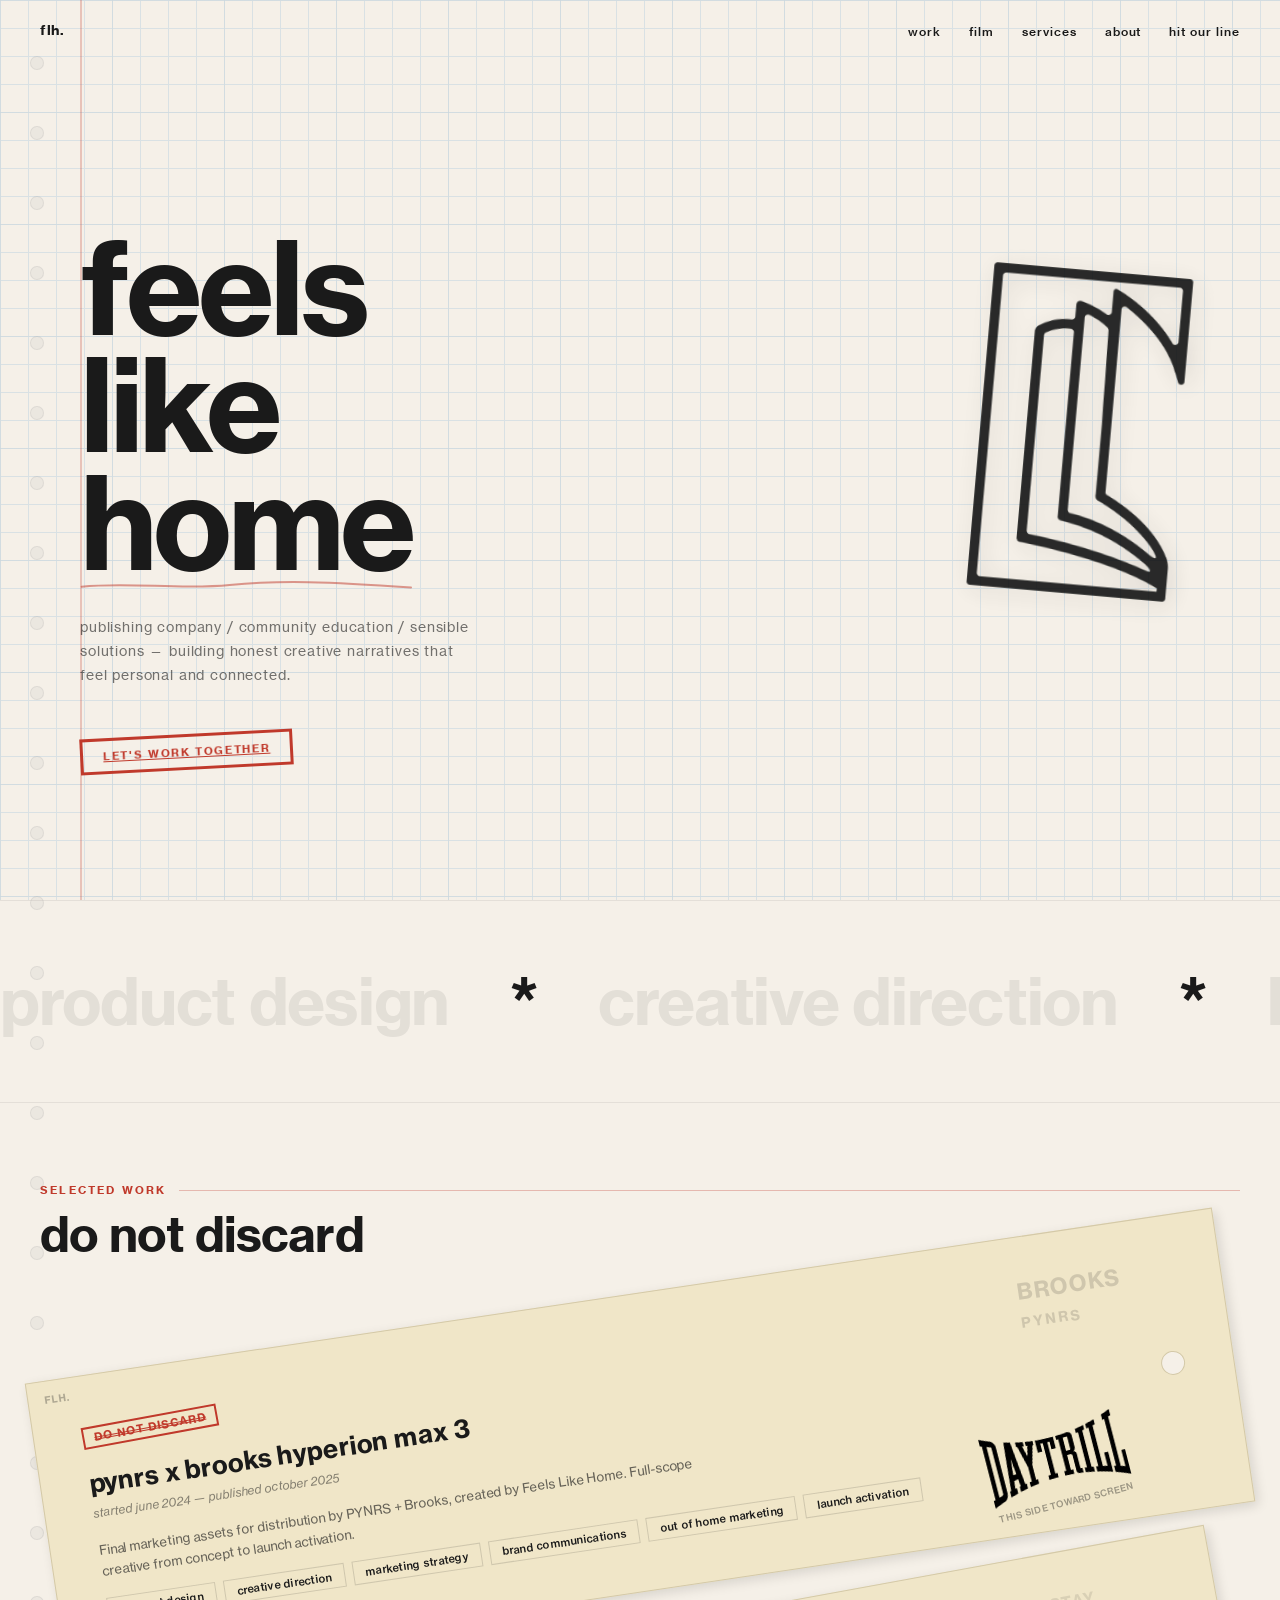
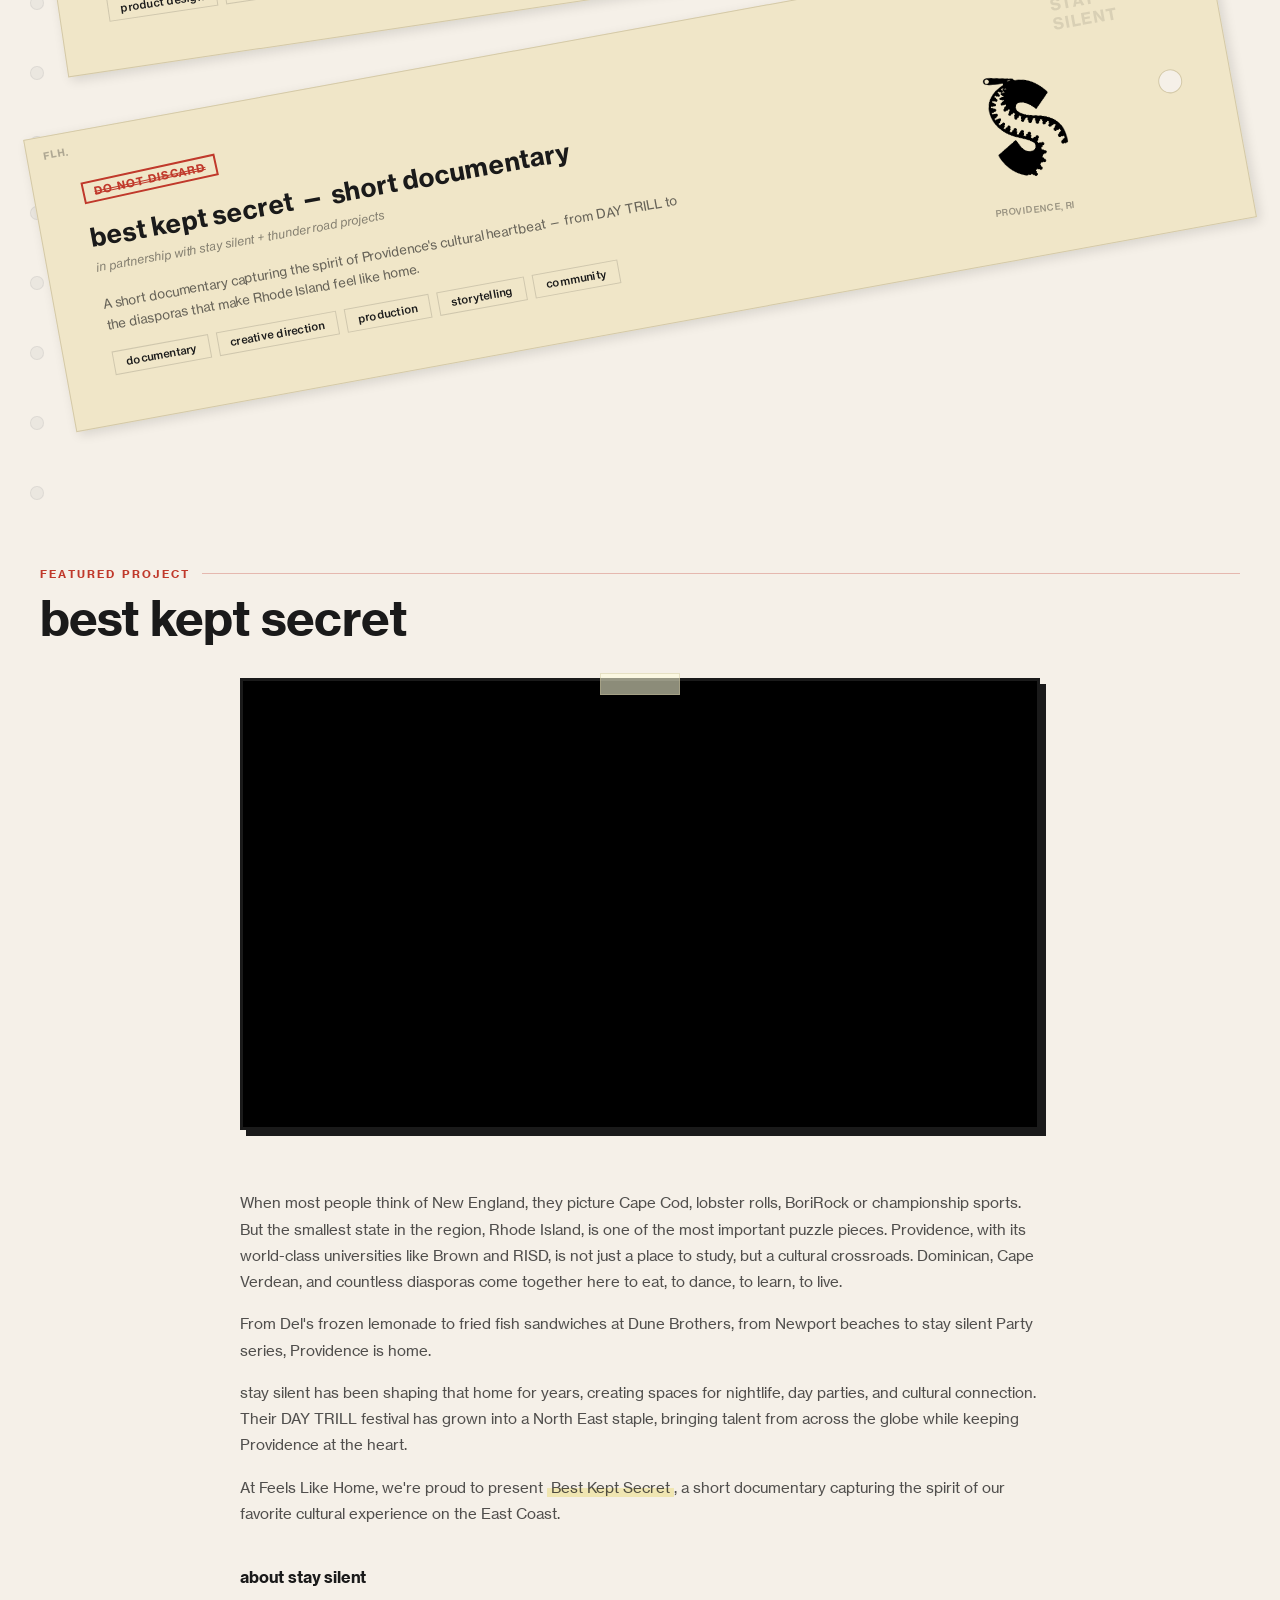
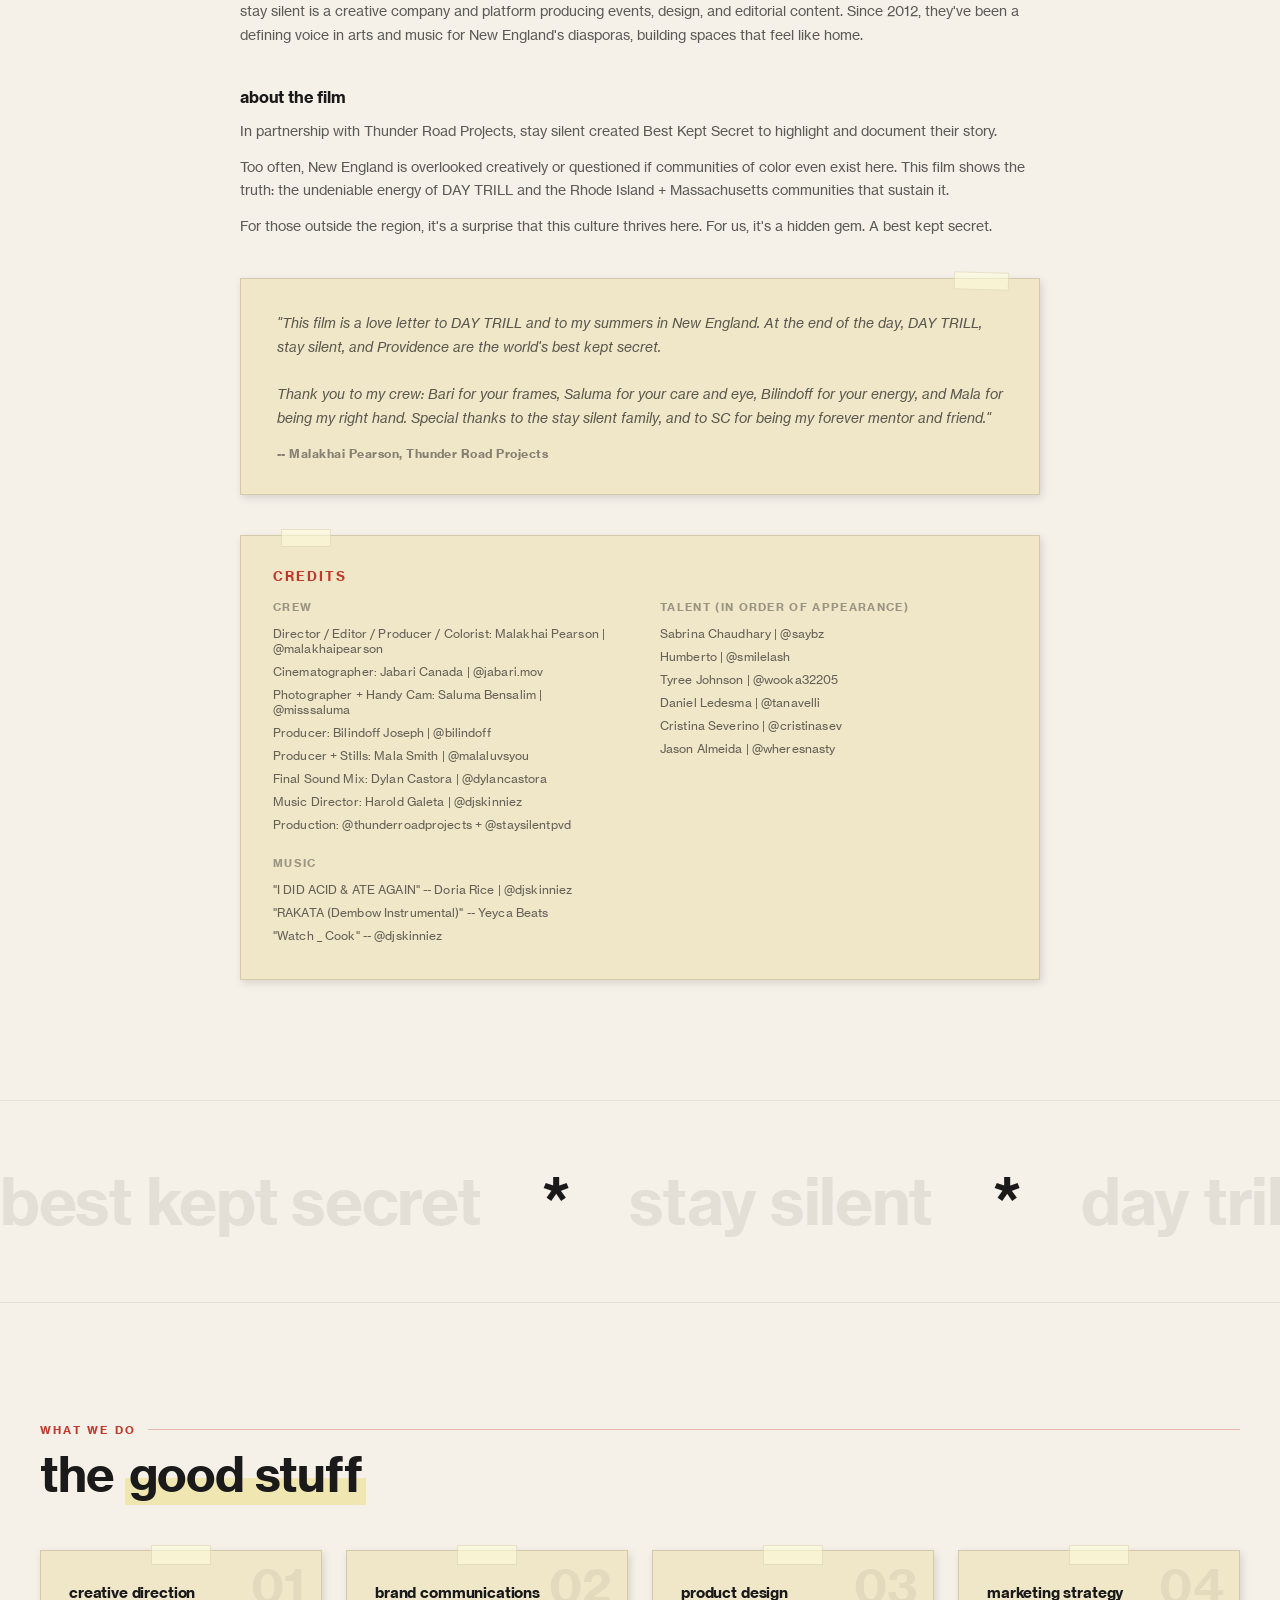
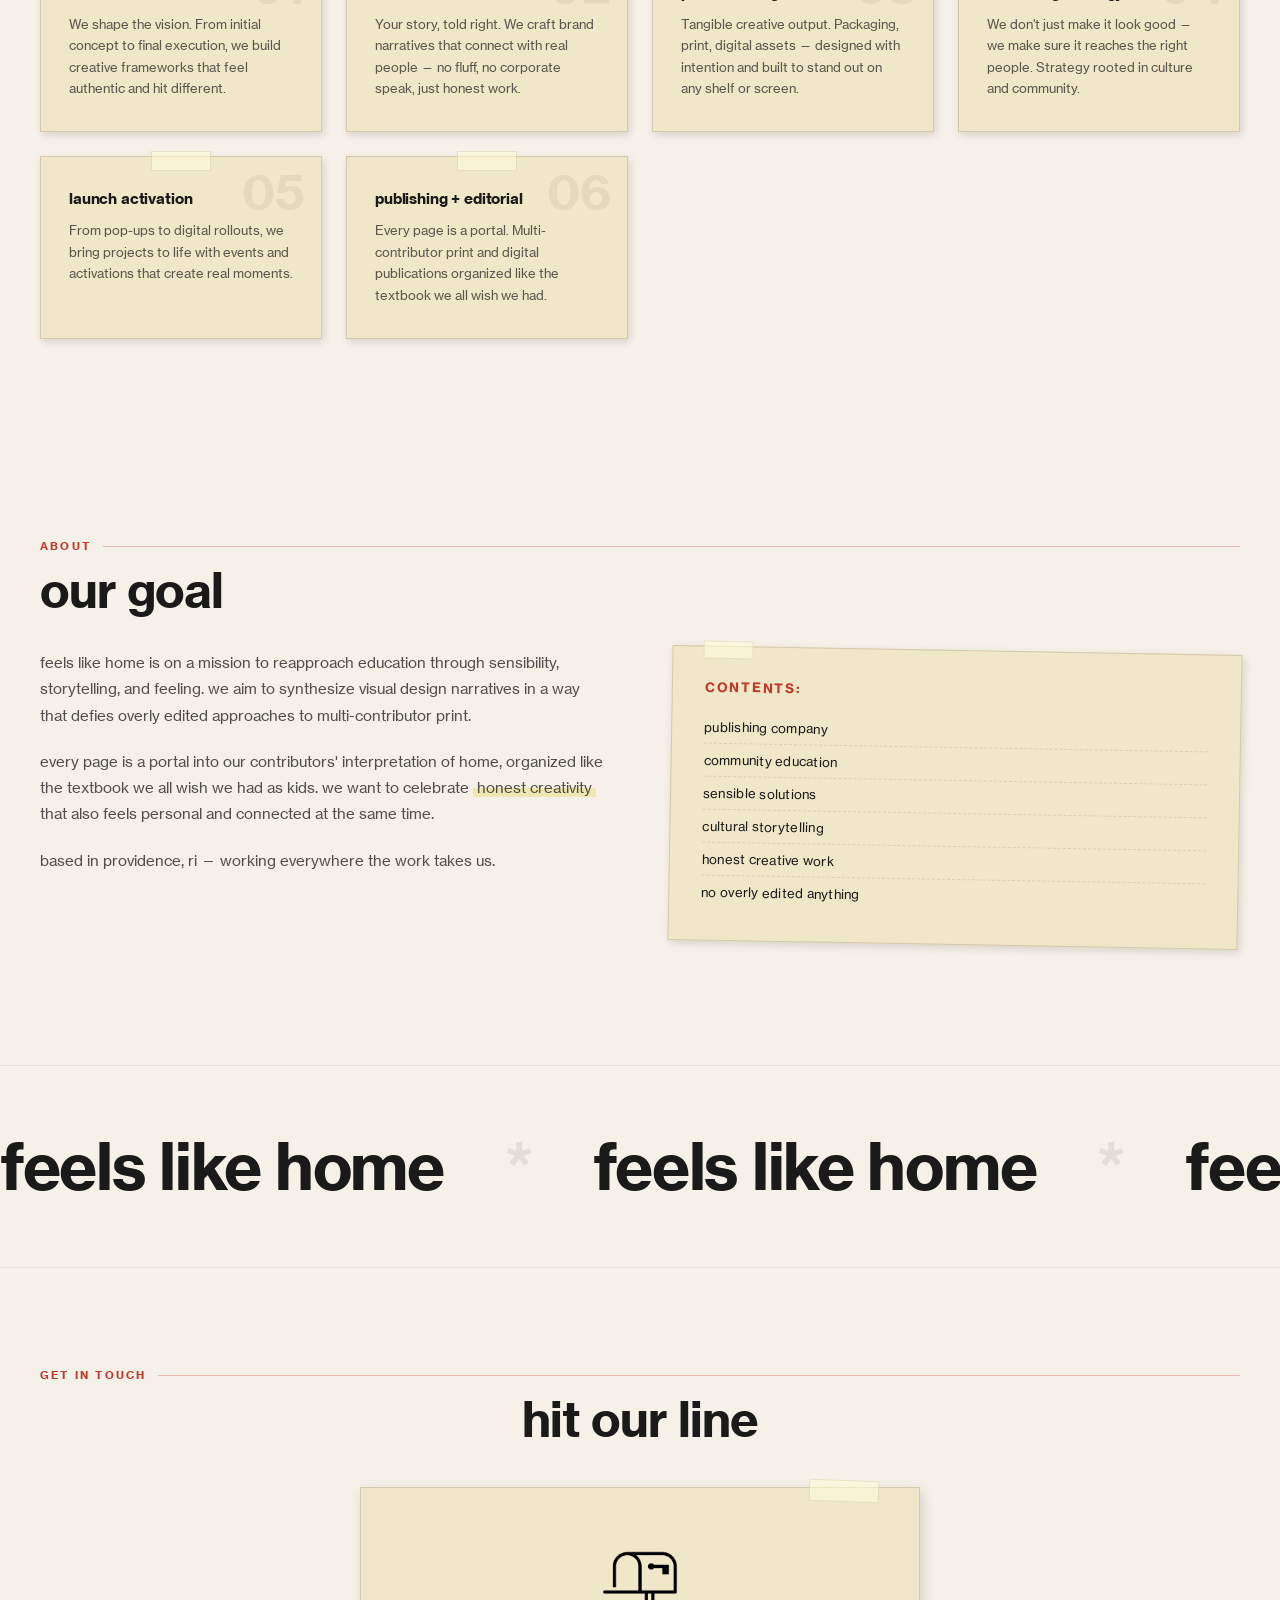
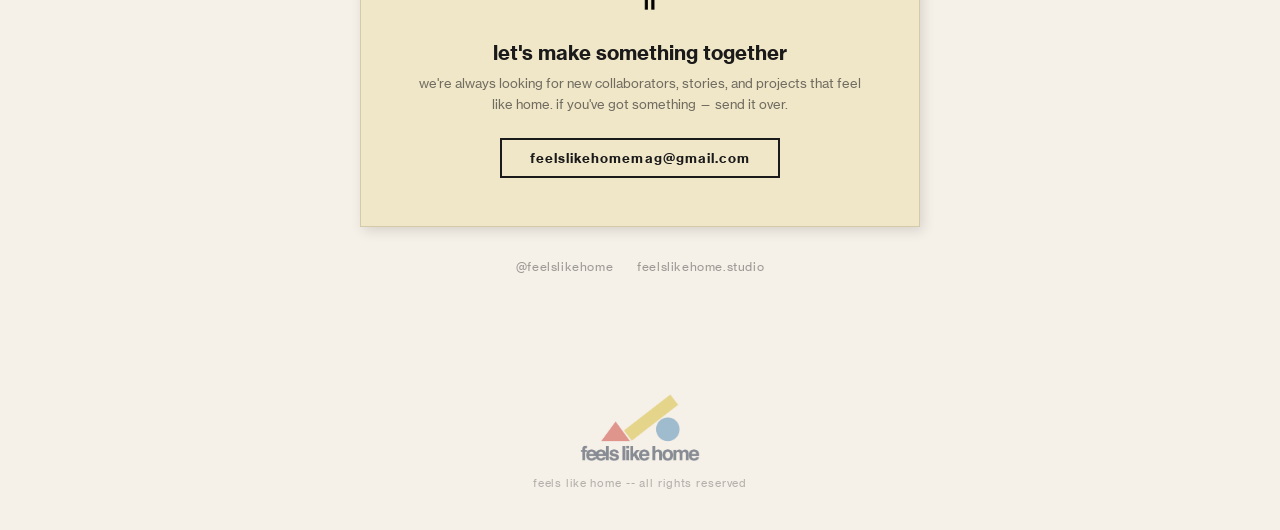
<file: site.html>
<!DOCTYPE html>
<html lang="en">
<head>
<meta charset="UTF-8">
<meta name="viewport" content="width=device-width, initial-scale=1.0">
<title>feels like home — creative studio</title>
<link rel="icon" href="assets/images/FLH-slant-logo.ico">
<style>
/* ========== RESET & BASE ========== */
*, *::before, *::after { margin: 0; padding: 0; box-sizing: border-box; }

@font-face {
  font-family: 'NHG';
  src: url('assets/fonts/NeueHaasGroteskText-Regular.woff') format('woff');
  font-weight: 400;
}
@font-face {
  font-family: 'NHG';
  src: url('assets/fonts/NeueHaasGroteskText-Medium.woff') format('woff');
  font-weight: 500;
}
@font-face {
  font-family: 'NHG';
  src: url('assets/fonts/NeueHaasGroteskText-Bold.woff') format('woff');
  font-weight: 700;
}
@font-face {
  font-family: 'NHG';
  src: url('assets/fonts/NeueHaasGroteskText-Italic.woff') format('woff');
  font-weight: 400;
  font-style: italic;
}

:root {
  --cream: #f5f0e8;
  --ink: #1a1a1a;
  --red: #c0392b;
  --blue-grid: #b8cfe0;
  --yellow: #e8d44d;
  --manila: #f0e6c8;
  --manila-dark: #d4c9a8;
  --tape: rgba(255, 255, 220, 0.55);
  --shadow: rgba(0,0,0,0.12);
}

html { scroll-behavior: smooth; }

body {
  font-family: 'NHG', 'Helvetica Neue', sans-serif;
  background: var(--cream);
  color: var(--ink);
  overflow-x: hidden;
  cursor: crosshair;
}

/* ========== GRID PAPER BACKGROUND ========== */
.grid-bg {
  position: fixed;
  inset: 0;
  z-index: 0;
  pointer-events: none;
  background-image:
    linear-gradient(var(--blue-grid) 1px, transparent 1px),
    linear-gradient(90deg, var(--blue-grid) 1px, transparent 1px);
  background-size: 28px 28px;
  opacity: 0.45;
}

/* thicker lines every 4 cells */
.grid-bg::after {
  content: '';
  position: fixed;
  inset: 0;
  background-image:
    linear-gradient(rgba(140,170,200,0.35) 1.5px, transparent 1.5px),
    linear-gradient(90deg, rgba(140,170,200,0.35) 1.5px, transparent 1.5px);
  background-size: 112px 112px;
}

/* red margin line */
.margin-line {
  position: fixed;
  top: 0; bottom: 0;
  left: 80px;
  width: 2px;
  background: rgba(192, 57, 43, 0.25);
  z-index: 1;
  pointer-events: none;
}

@media (max-width: 768px) {
  .margin-line { left: 24px; }
}

/* ========== CONTENT WRAPPER ========== */
.content {
  position: relative;
  z-index: 2;
  max-width: 1200px;
  margin: 0 auto;
  padding: 0 40px;
}

@media (max-width: 768px) {
  .content { padding-left: 12px !important; padding-right: 12px !important; }
}

/* ========== NAVIGATION ========== */
nav {
  position: fixed;
  top: 0; left: 0; right: 0;
  z-index: 100;
  padding: 20px 40px;
  display: flex;
  justify-content: space-between;
  align-items: center;
  mix-blend-mode: multiply;
}

nav .logo {
  font-weight: 700;
  font-size: 14px;
  letter-spacing: 0.05em;
  text-transform: lowercase;
}

nav .nav-links {
  display: flex;
  gap: 28px;
  list-style: none;
}

nav .nav-links a {
  font-size: 12px;
  text-decoration: none;
  color: var(--ink);
  letter-spacing: 0.08em;
  text-transform: lowercase;
  position: relative;
  font-weight: 500;
}

nav .nav-links a::after {
  content: '';
  position: absolute;
  bottom: -2px;
  left: 0;
  width: 0;
  height: 1.5px;
  background: var(--red);
  transition: width 0.3s ease;
}

nav .nav-links a:hover::after { width: 100%; }

/* ========== HERO ========== */
.hero {
  min-height: 100vh;
  display: flex;
  flex-direction: column;
  justify-content: center;
  align-items: flex-start;
  padding-top: 100px;
}

.hero-title {
  font-size: clamp(3rem, 10vw, 8rem);
  font-weight: 700;
  line-height: 0.92;
  letter-spacing: -0.03em;
  text-transform: lowercase;
  position: relative;
}

.hero-title .line {
  display: block;
  opacity: 0;
  transform: translateY(40px) rotate(-1deg);
  animation: riseIn 0.8s ease forwards;
}
.hero-title .line:nth-child(1) { animation-delay: 0.2s; }
.hero-title .line:nth-child(2) { animation-delay: 0.4s; }
.hero-title .line:nth-child(3) { animation-delay: 0.6s; }

@keyframes riseIn {
  to { opacity: 1; transform: translateY(0) rotate(0deg); }
}

/* hand-drawn underline */
.hero-title .underline-sketch {
  position: absolute;
  bottom: -8px;
  left: 0;
  width: 100%;
  height: 12px;
  opacity: 0;
  animation: fadeIn 0.5s ease 1.2s forwards;
}

@keyframes fadeIn { to { opacity: 1; } }

.hero-sub {
  margin-top: 32px;
  font-size: 14px;
  letter-spacing: 0.06em;
  color: rgba(26,26,26,0.6);
  text-transform: lowercase;
  max-width: 400px;
  line-height: 1.7;
  opacity: 0;
  animation: fadeIn 0.6s ease 1s forwards;
}

.hero-stamp {
  margin-top: 48px;
  display: inline-block;
  border: 3px solid var(--red);
  padding: 8px 20px;
  font-size: 11px;
  font-weight: 700;
  letter-spacing: 0.15em;
  text-transform: uppercase;
  color: var(--red);
  transform: rotate(-3deg);
  opacity: 0;
  animation: stampIn 0.4s ease 1.4s forwards;
  cursor: pointer;
  transition: background 0.2s, color 0.2s;
}

.hero-stamp:hover {
  background: var(--red);
  color: var(--cream);
}

@keyframes stampIn {
  0% { opacity: 0; transform: rotate(-3deg) scale(1.8); }
  60% { opacity: 1; transform: rotate(-3deg) scale(0.95); }
  100% { opacity: 1; transform: rotate(-3deg) scale(1); }
}

.hero-scatter {
  position: absolute;
  right: 5%;
  top: 30%;
  width: 200px;
  opacity: 0;
  animation: driftIn 1s ease 1.6s forwards;
  transform: rotate(5deg);
  filter: drop-shadow(4px 4px 12px var(--shadow));
  pointer-events: none;
}

@keyframes driftIn {
  from { opacity: 0; transform: rotate(5deg) translateY(30px); }
  to { opacity: 0.85; transform: rotate(5deg) translateY(0); }
}

@media (max-width: 768px) {
  .hero-scatter { display: none; }
}

/* ========== SECTION HEADERS ========== */
.section-label {
  font-size: 11px;
  font-weight: 700;
  letter-spacing: 0.2em;
  text-transform: uppercase;
  color: var(--red);
  margin-bottom: 12px;
  display: flex;
  align-items: center;
  gap: 12px;
}

.section-label::after {
  content: '';
  flex: 1;
  height: 1px;
  background: var(--red);
  opacity: 0.3;
}

.section-heading {
  font-size: clamp(1.8rem, 4vw, 3rem);
  font-weight: 700;
  letter-spacing: -0.02em;
  line-height: 1.1;
  text-transform: lowercase;
  margin-bottom: 32px;
}

/* ========== SERVICES ========== */
.services {
  padding: 120px 0;
}

.services-grid {
  display: grid;
  grid-template-columns: repeat(auto-fit, minmax(280px, 1fr));
  gap: 24px;
  margin-top: 48px;
}

.service-card {
  background: var(--manila);
  border: 1px solid var(--manila-dark);
  padding: 32px 28px;
  position: relative;
  transform: rotate(var(--rot, 0deg));
  transition: transform 0.3s ease, box-shadow 0.3s ease;
  cursor: default;
  box-shadow: 2px 3px 8px var(--shadow);
}

.service-card:hover {
  transform: rotate(0deg) translateY(-4px);
  box-shadow: 4px 6px 20px var(--shadow);
}

.service-card::before {
  content: '';
  position: absolute;
  top: -6px;
  left: 50%;
  transform: translateX(-50%);
  width: 60px;
  height: 20px;
  background: var(--tape);
  border: 1px solid rgba(200,190,150,0.4);
  z-index: 1;
}

.service-card .service-num {
  font-size: 48px;
  font-weight: 700;
  color: rgba(26,26,26,0.06);
  position: absolute;
  top: 12px;
  right: 16px;
  line-height: 1;
}

.service-card h3 {
  font-size: 15px;
  font-weight: 700;
  text-transform: lowercase;
  margin-bottom: 12px;
  letter-spacing: -0.01em;
}

.service-card p {
  font-size: 13px;
  line-height: 1.65;
  color: rgba(26,26,26,0.7);
}

/* ========== WORK / PROJECTS ========== */
.work {
  padding: 80px 0 120px;
}

.project-envelope {
  background: var(--manila);
  border: 1px solid var(--manila-dark);
  padding: 48px;
  margin-bottom: 40px;
  position: relative;
  box-shadow: 3px 4px 12px var(--shadow);
  overflow: hidden;
  opacity: 0;
  transform: translateY(30px);
  transition: opacity 0.6s ease, transform 0.6s ease;
}

.project-envelope.visible {
  opacity: 1;
  transform: translateY(0);
}

/* hole punch */
.project-envelope::after {
  content: '';
  position: absolute;
  right: 48px;
  top: 50%;
  transform: translateY(-50%);
  width: 24px;
  height: 24px;
  border-radius: 50%;
  background: var(--cream);
  border: 1px solid var(--manila-dark);
}

.project-envelope .env-corner {
  position: absolute;
  top: 12px;
  left: 16px;
  font-size: 10px;
  font-weight: 700;
  letter-spacing: 0.1em;
  color: rgba(26,26,26,0.3);
  text-transform: uppercase;
}

.project-envelope .do-not-discard {
  display: inline-block;
  font-size: 11px;
  font-weight: 700;
  letter-spacing: 0.1em;
  text-transform: uppercase;
  color: var(--red);
  border: 2px solid var(--red);
  padding: 2px 10px;
  transform: rotate(-2deg);
  margin-bottom: 20px;
  text-decoration: line-through;
  text-decoration-style: double;
}

.project-envelope h3 {
  font-size: clamp(1.2rem, 2.5vw, 1.6rem);
  font-weight: 700;
  text-transform: lowercase;
  margin-bottom: 6px;
}

.project-envelope .project-meta {
  font-size: 12px;
  color: rgba(26,26,26,0.5);
  margin-bottom: 20px;
  font-style: italic;
}

.project-desc {
  font-size: 13px;
  line-height: 1.6;
  color: rgba(26,26,26,0.65);
  margin-bottom: 16px;
  max-width: 55%;
}

.project-envelope .project-tags {
  display: flex;
  flex-wrap: wrap;
  gap: 8px;
}

.project-envelope .project-tags span {
  font-size: 11px;
  padding: 4px 12px;
  border: 1px solid rgba(26,26,26,0.15);
  font-weight: 500;
  letter-spacing: 0.03em;
}

.project-envelope .client-logo {
  position: absolute;
  top: 40px;
  right: 100px;
  font-size: 22px;
  font-weight: 700;
  letter-spacing: 0.05em;
  text-transform: uppercase;
  opacity: 0.15;
}

/* polaroid photo */
.polaroid {
  position: absolute;
  bottom: 20px;
  right: 120px;
  width: 140px;
  background: none;
  padding: 0;
  box-shadow: none;
  transform: rotate(var(--prot, -4deg));
  transition: transform 0.3s ease;
  z-index: 3;
}

.polaroid:hover {
  transform: rotate(0deg) scale(1.05);
}

.polaroid img {
  width: 100%;
  display: block;
  filter: saturate(0.85) contrast(1.05);
  mix-blend-mode: multiply;
}

.polaroid .polaroid-label {
  font-size: 9px;
  text-align: center;
  margin-top: 6px;
  font-weight: 500;
  letter-spacing: 0.05em;
  text-transform: uppercase;
  color: rgba(26,26,26,0.4);
}

@media (max-width: 768px) {
  .polaroid { display: none; }
  .project-envelope { padding: 28px; }
  .project-envelope::after { right: 20px; width: 18px; height: 18px; }
  .project-envelope .client-logo { display: none; }
}

/* ========== ABOUT ========== */
.about {
  padding: 80px 0 120px;
}

.about-content {
  display: grid;
  grid-template-columns: 1fr 1fr;
  gap: 60px;
  align-items: start;
}

@media (max-width: 768px) {
  .about-content { grid-template-columns: 1fr; gap: 32px; }
}

.about-text {
  font-size: 15px;
  line-height: 1.75;
  color: rgba(26,26,26,0.75);
}

.about-text p + p { margin-top: 20px; }

.about-values {
  background: var(--manila);
  border: 1px solid var(--manila-dark);
  padding: 32px;
  position: relative;
  box-shadow: 2px 3px 8px var(--shadow);
  transform: rotate(1deg);
}

.about-values::before {
  content: '';
  position: absolute;
  top: -6px;
  left: 30px;
  width: 50px;
  height: 18px;
  background: var(--tape);
  border: 1px solid rgba(200,190,150,0.4);
}

.about-values h3 {
  font-size: 13px;
  font-weight: 700;
  text-transform: uppercase;
  letter-spacing: 0.15em;
  margin-bottom: 16px;
  color: var(--red);
}

.about-values ul {
  list-style: none;
}

.about-values ul li {
  font-size: 13px;
  padding: 8px 0;
  border-bottom: 1px dashed rgba(26,26,26,0.1);
  letter-spacing: 0.02em;
}

.about-values ul li:last-child { border: none; }

/* ========== MARQUEE ========== */
.marquee-wrap {
  padding: 60px 0;
  overflow: hidden;
  border-top: 1px solid rgba(26,26,26,0.08);
  border-bottom: 1px solid rgba(26,26,26,0.08);
}

.marquee {
  display: flex;
  gap: 60px;
  animation: scroll 20s linear infinite;
  width: max-content;
}

.marquee span {
  font-size: clamp(2rem, 5vw, 4rem);
  font-weight: 700;
  text-transform: lowercase;
  white-space: nowrap;
  letter-spacing: -0.02em;
  color: rgba(26,26,26,0.08);
}

.marquee span.filled { color: var(--ink); }

@keyframes scroll {
  from { transform: translateX(0); }
  to { transform: translateX(-50%); }
}

/* ========== CONTACT ========== */
.contact {
  padding: 100px 0 80px;
  text-align: center;
}

.contact-card {
  background: var(--manila);
  border: 1px solid var(--manila-dark);
  max-width: 560px;
  margin: 40px auto 0;
  padding: 48px;
  position: relative;
  box-shadow: 3px 4px 12px var(--shadow);
  transform: rotate(-0.5deg);
}

.contact-card::before {
  content: '';
  position: absolute;
  top: -8px;
  right: 40px;
  width: 70px;
  height: 22px;
  background: var(--tape);
  border: 1px solid rgba(200,190,150,0.4);
  transform: rotate(2deg);
}

.contact-card .mailbox {
  width: 80px;
  margin: 0 auto 20px;
  animation: wobble 3s ease-in-out infinite;
}

@keyframes wobble {
  0%, 100% { transform: rotate(0deg); }
  25% { transform: rotate(5deg); }
  75% { transform: rotate(-5deg); }
}

.contact-card h3 {
  font-size: 20px;
  font-weight: 700;
  text-transform: lowercase;
  margin-bottom: 8px;
}

.contact-card p {
  font-size: 13px;
  color: rgba(26,26,26,0.6);
  line-height: 1.6;
  margin-bottom: 24px;
}

.contact-card a.email-link {
  display: inline-block;
  font-size: 13px;
  font-weight: 700;
  letter-spacing: 0.08em;
  text-transform: lowercase;
  color: var(--ink);
  text-decoration: none;
  border: 2px solid var(--ink);
  padding: 10px 28px;
  transition: background 0.2s, color 0.2s, transform 0.2s;
}

.contact-card a.email-link:hover {
  background: var(--ink);
  color: var(--cream);
  transform: translateY(-2px);
}

.contact .social-links {
  margin-top: 32px;
  display: flex;
  justify-content: center;
  gap: 24px;
}

.contact .social-links a {
  font-size: 12px;
  color: rgba(26,26,26,0.4);
  text-decoration: none;
  letter-spacing: 0.05em;
  transition: color 0.2s;
}

.contact .social-links a:hover { color: var(--ink); }

/* ========== FOOTER ========== */
footer {
  padding: 40px;
  text-align: center;
  font-size: 11px;
  color: rgba(26,26,26,0.3);
  letter-spacing: 0.08em;
  text-transform: lowercase;
}

footer img {
  width: 120px;
  margin-bottom: 12px;
  opacity: 0.5;
}

/* ========== SCROLL ANIMATIONS ========== */
.reveal {
  opacity: 0;
  transform: translateY(24px);
  transition: opacity 0.7s ease, transform 0.7s ease;
}

.reveal.visible {
  opacity: 1;
  transform: translateY(0);
}

/* ========== CURSOR TRAIL (ink splatters) ========== */
.ink-dot {
  position: fixed;
  width: 6px;
  height: 6px;
  background: rgba(26,26,26,0.15);
  border-radius: 50%;
  pointer-events: none;
  z-index: 999;
  animation: inkFade 1.2s ease forwards;
}

@keyframes inkFade {
  0% { transform: scale(1); opacity: 0.4; }
  100% { transform: scale(0.2); opacity: 0; }
}

/* ========== NOTEBOOK HOLE PUNCHES ========== */
.holes {
  position: fixed;
  left: 30px;
  top: 0;
  bottom: 0;
  z-index: 1;
  pointer-events: none;
  display: flex;
  flex-direction: column;
  gap: 56px;
  padding-top: 56px;
}

.holes span {
  width: 14px;
  height: 14px;
  border-radius: 50%;
  background: rgba(180,180,180,0.15);
  border: 1px solid rgba(160,160,160,0.2);
  flex-shrink: 0;
}

@media (max-width: 768px) {
  .holes { display: none; }
  nav { padding: 16px 20px; }
  nav .nav-links { gap: 16px; }
  nav .nav-links a { font-size: 11px; }
}

/* yellow highlight */
.highlight {
  background: linear-gradient(180deg, transparent 55%, rgba(232,212,77,0.35) 55%);
  padding: 0 4px;
}

/* ========== FILM / DOCUMENTARY SECTION ========== */
.film {
  padding: 80px 0 120px;
}

.film-video-wrap {
  position: relative;
  width: 100%;
  max-width: 800px;
  margin: 0 auto 60px;
  background: #000;
  border: 3px solid var(--ink);
  box-shadow: 6px 6px 0 var(--ink);
}

.film-video-wrap::before {
  content: '';
  position: absolute;
  top: -8px;
  left: 50%;
  transform: translateX(-50%);
  width: 80px;
  height: 22px;
  background: var(--tape);
  border: 1px solid rgba(200,190,150,0.4);
  z-index: 2;
}

.film-video {
  position: relative;
  padding-bottom: 56.25%;
  height: 0;
  overflow: hidden;
}

.film-video iframe {
  position: absolute;
  top: 0; left: 0;
  width: 100%;
  height: 100%;
  border: none;
}

.film-body {
  max-width: 800px;
  margin: 0 auto;
}

.film-intro {
  font-size: 15px;
  line-height: 1.75;
  color: rgba(26,26,26,0.75);
  margin-bottom: 40px;
}

.film-intro p + p {
  margin-top: 16px;
}

.film-subsection {
  margin-bottom: 40px;
}

.film-subsection h3 {
  font-size: 16px;
  font-weight: 700;
  text-transform: lowercase;
  margin-bottom: 12px;
  letter-spacing: -0.01em;
}

.film-subsection p {
  font-size: 14px;
  line-height: 1.7;
  color: rgba(26,26,26,0.7);
}

.film-subsection p + p {
  margin-top: 12px;
}

/* director's note card */
.directors-note {
  background: var(--manila);
  border: 1px solid var(--manila-dark);
  padding: 32px 36px;
  margin: 40px 0;
  position: relative;
  box-shadow: 2px 3px 8px var(--shadow);
  transform: rotate(-0.4deg);
}

.directors-note::before {
  content: '';
  position: absolute;
  top: -7px;
  right: 30px;
  width: 55px;
  height: 18px;
  background: var(--tape);
  border: 1px solid rgba(200,190,150,0.4);
  transform: rotate(1.5deg);
}

.directors-note blockquote {
  font-size: 14px;
  line-height: 1.7;
  font-style: italic;
  color: rgba(26,26,26,0.7);
  margin-bottom: 12px;
}

.directors-note cite {
  font-size: 12px;
  font-style: normal;
  font-weight: 700;
  letter-spacing: 0.04em;
  color: rgba(26,26,26,0.5);
}

/* credits list */
.credits-card {
  background: var(--manila);
  border: 1px solid var(--manila-dark);
  padding: 32px;
  margin-top: 40px;
  box-shadow: 2px 3px 8px var(--shadow);
  transform: rotate(0.3deg);
  position: relative;
}

.credits-card::before {
  content: '';
  position: absolute;
  top: -7px;
  left: 40px;
  width: 50px;
  height: 18px;
  background: var(--tape);
  border: 1px solid rgba(200,190,150,0.4);
}

.credits-card h3 {
  font-size: 13px;
  font-weight: 700;
  text-transform: uppercase;
  letter-spacing: 0.15em;
  color: var(--red);
  margin-bottom: 16px;
}

.credits-card h4 {
  font-size: 11px;
  font-weight: 700;
  text-transform: uppercase;
  letter-spacing: 0.12em;
  color: rgba(26,26,26,0.4);
  margin-top: 20px;
  margin-bottom: 8px;
}

.credits-card h4:first-of-type {
  margin-top: 0;
}

.credits-card ul {
  list-style: none;
}

.credits-card ul li {
  font-size: 12px;
  padding: 4px 0;
  color: rgba(26,26,26,0.65);
  letter-spacing: 0.01em;
}

.credits-columns {
  display: grid;
  grid-template-columns: 1fr 1fr;
  gap: 0 40px;
}

/* ========== MOBILE HAMBURGER ========== */
.nav-toggle {
  display: none;
  background: none;
  border: none;
  cursor: pointer;
  padding: 4px;
  z-index: 101;
}

.nav-toggle span {
  display: block;
  width: 22px;
  height: 2px;
  background: var(--ink);
  margin: 5px 0;
  transition: transform 0.3s ease, opacity 0.3s ease;
}

.nav-toggle.active span:nth-child(1) {
  transform: translateY(7px) rotate(45deg);
}
.nav-toggle.active span:nth-child(2) {
  opacity: 0;
}
.nav-toggle.active span:nth-child(3) {
  transform: translateY(-7px) rotate(-45deg);
}

/* ========== COMPREHENSIVE MOBILE STYLES ========== */
@media (max-width: 768px) {
  /* Nav */
  nav {
    padding: 16px 12px;
    mix-blend-mode: normal;
    background: rgba(245, 240, 232, 0.95);
    backdrop-filter: blur(8px);
    -webkit-backdrop-filter: blur(8px);
  }

  .nav-toggle { display: block; }

  nav .nav-links {
    position: fixed;
    top: 0;
    right: 0;
    width: 100%;
    height: 100dvh;
    background: var(--cream);
    flex-direction: column;
    justify-content: center;
    align-items: center;
    gap: 32px;
    transform: translateX(100%);
    transition: transform 0.4s ease;
    z-index: 100;
  }

  nav .nav-links.open {
    transform: translateX(0);
  }

  nav .nav-links a {
    font-size: 20px;
    letter-spacing: 0.04em;
  }

  /* Content wrapper */
  .content { padding-left: 12px !important; padding-right: 12px !important; }

  /* Hero */
  .hero {
    min-height: 85vh;
    padding-top: 80px;
  }
  .hero-scatter { display: none; }
  .hero-sub { font-size: 13px; max-width: 100%; }
  .hero-stamp { margin-top: 32px; }

  /* Grid bg decorations */
  .margin-line { display: none; }
  .holes { display: none; }

  /* Section spacing */
  .services { padding: 80px 0; }
  .work { padding: 60px 0 80px; }
  .about { padding: 60px 0 80px; }
  .film { padding: 60px 0 80px; }
  .contact { padding: 60px 0 60px; }
  .marquee-wrap { padding: 40px 0; }
  .section-heading { margin-bottom: 24px; }

  /* Services grid */
  .services-grid { margin-top: 32px; gap: 20px; }
  .service-card { transform: rotate(0deg) !important; }

  /* Projects */
  .project-envelope {
    padding: 28px;
  }
  .project-envelope::after { right: 20px; width: 18px; height: 18px; }
  .project-envelope .client-logo { display: none; }
  .polaroid { display: none; }
  .project-desc { max-width: 100%; }

  /* About */
  .about-content { grid-template-columns: 1fr; gap: 32px; }
  .about-values { transform: rotate(0deg); }

  /* Film */
  .film-video-wrap { box-shadow: 4px 4px 0 var(--ink); max-width: 100%; }
  .film-body { max-width: 100%; }
  .directors-note { padding: 24px; transform: rotate(0deg); }
  .credits-columns { grid-template-columns: 1fr; }
  .credits-card { padding: 24px; transform: rotate(0deg); }

  /* Contact */
  .contact-card {
    padding: 32px 24px;
    transform: rotate(0deg);
    margin: 32px auto 0;
  }

  /* Footer */
  footer { padding: 32px 12px; }

  /* Touch-friendly: no crosshair cursor */
  body { cursor: default; }

  /* Disable ink dot on touch */
  .ink-dot { display: none; }
}

/* Small phones */
@media (max-width: 400px) {
  .hero-title { font-size: clamp(2.5rem, 14vw, 4rem); }
  nav .nav-links a { font-size: 18px; }
  .service-card { padding: 24px 20px; }
  .project-envelope { padding: 24px 20px; }
}
</style>
</head>
<body>

<!-- Grid paper background -->
<div class="grid-bg"></div>
<div class="margin-line"></div>

<!-- Notebook holes -->
<div class="holes" id="holes"></div>

<!-- Navigation -->
<nav>
  <div class="logo">flh.</div>
  <button class="nav-toggle" aria-label="Toggle menu">
    <span></span>
    <span></span>
    <span></span>
  </button>
  <ul class="nav-links">
    <li><a href="#work">work</a></li>
    <li><a href="#film">film</a></li>
    <li><a href="#services">services</a></li>
    <li><a href="#about">about</a></li>
    <li><a href="#contact">hit our line</a></li>
  </ul>
</nav>

<!-- Hero -->
<section class="hero content">
  <h1 class="hero-title">
    <span class="line">feels</span>
    <span class="line">like</span>
    <span class="line">home</span>
    <svg class="underline-sketch" viewBox="0 0 400 12" fill="none">
      <path d="M2 8 C 60 2, 120 12, 180 6 S 300 2, 398 9" stroke="#c0392b" stroke-width="2.5" stroke-linecap="round" fill="none" opacity="0.5"/>
    </svg>
  </h1>
  <p class="hero-sub">publishing company / community education / sensible solutions — building honest creative narratives that feel personal and connected.</p>
  <a href="#contact" class="hero-stamp">let's work together</a>
  <img class="hero-scatter" src="assets/images/VINYL-GRAPHIC-ANTITHESIS-02.png" alt="collateral">
</section>

<!-- Marquee -->
<div class="marquee-wrap">
  <div class="marquee">
    <span>product design</span>
    <span class="filled">*</span>
    <span>creative direction</span>
    <span class="filled">*</span>
    <span>brand communications</span>
    <span class="filled">*</span>
    <span>marketing strategy</span>
    <span class="filled">*</span>
    <span>launch activation</span>
    <span class="filled">*</span>
    <span>product design</span>
    <span class="filled">*</span>
    <span>creative direction</span>
    <span class="filled">*</span>
    <span>brand communications</span>
    <span class="filled">*</span>
    <span>marketing strategy</span>
    <span class="filled">*</span>
    <span>launch activation</span>
    <span class="filled">*</span>
  </div>
</div>

<!-- Work -->
<section class="work content" id="work">
  <div class="reveal">
    <span class="section-label">selected work</span>
    <h2 class="section-heading">do not discard</h2>
  </div>

  <!-- Project 1: PYNRS x Brooks -->
  <div class="project-envelope" style="--rot: -0.5deg;">
    <span class="env-corner">flh.</span>
    <div class="do-not-discard">do not discard</div>
    <h3>PYNRS x Brooks Hyperion Max 3</h3>
    <p class="project-meta">started june 2024 &mdash; published october 2025</p>
    <p class="project-desc">
      Final marketing assets for distribution by PYNRS + Brooks, created by Feels Like Home. Full-scope creative from concept to launch activation.
    </p>
    <div class="project-tags">
      <span>product design</span>
      <span>creative direction</span>
      <span>marketing strategy</span>
      <span>brand communications</span>
      <span>out of home marketing</span>
      <span>launch activation</span>
    </div>
    <span class="client-logo">BROOKS<br><span style="font-size: 14px; letter-spacing: 0.15em;">PYNRS</span></span>
    <div class="polaroid" style="--prot: -6deg;">
      <img src="assets/images/IMG_8418.png" alt="PYNRS x Brooks project">
      <div class="polaroid-label">this side toward screen</div>
    </div>
  </div>

  <!-- Project 2: Best Kept Secret -->
  <div class="project-envelope" style="--rot: 0.3deg;">
    <span class="env-corner">flh.</span>
    <div class="do-not-discard">do not discard</div>
    <h3>best kept secret &mdash; short documentary</h3>
    <p class="project-meta">in partnership with stay silent + thunder road projects</p>
    <p class="project-desc">
      A short documentary capturing the spirit of Providence's cultural heartbeat — from DAY TRILL to the diasporas that make Rhode Island feel like home.
    </p>
    <div class="project-tags">
      <span>documentary</span>
      <span>creative direction</span>
      <span>production</span>
      <span>storytelling</span>
      <span>community</span>
    </div>
    <span class="client-logo" style="font-size: 16px; opacity: 0.1;">stay<br>silent</span>
    <div class="polaroid" style="--prot: 4deg; bottom: 40px; right: 140px;">
      <img src="assets/images/SS.png" alt="stay silent">
      <div class="polaroid-label">providence, ri</div>
    </div>
  </div>
</section>

<!-- Best Kept Secret Documentary -->
<section class="film content" id="film">
  <div class="reveal">
    <span class="section-label">featured project</span>
    <h2 class="section-heading">best kept secret</h2>
  </div>

  <div class="film-video-wrap reveal">
    <div class="film-video">
      <iframe src="https://www.youtube.com/embed/BA8CTjJPsfw" title="Best Kept Secret - Documentary" allow="accelerometer; autoplay; clipboard-write; encrypted-media; gyroscope; picture-in-picture; web-share" allowfullscreen></iframe>
    </div>
  </div>

  <div class="film-body">
    <div class="film-intro reveal">
      <p>When most people think of New England, they picture Cape Cod, lobster rolls, BoriRock or championship sports. But the smallest state in the region, Rhode Island, is one of the most important puzzle pieces. Providence, with its world-class universities like Brown and RISD, is not just a place to study, but a cultural crossroads. Dominican, Cape Verdean, and countless diasporas come together here to eat, to dance, to learn, to live.</p>
      <p>From Del's frozen lemonade to fried fish sandwiches at Dune Brothers, from Newport beaches to stay silent Party series, Providence is home.</p>
      <p>stay silent has been shaping that home for years, creating spaces for nightlife, day parties, and cultural connection. Their DAY TRILL festival has grown into a North East staple, bringing talent from across the globe while keeping Providence at the heart.</p>
      <p>At Feels Like Home, we're proud to present <span class="highlight">Best Kept Secret</span>, a short documentary capturing the spirit of our favorite cultural experience on the East Coast.</p>
    </div>

    <div class="film-subsection reveal">
      <h3>about stay silent</h3>
      <p>stay silent is a creative company and platform producing events, design, and editorial content. Since 2012, they've been a defining voice in arts and music for New England's diasporas, building spaces that feel like home.</p>
    </div>

    <div class="film-subsection reveal">
      <h3>about the film</h3>
      <p>In partnership with Thunder Road Projects, stay silent created Best Kept Secret to highlight and document their story.</p>
      <p>Too often, New England is overlooked creatively or questioned if communities of color even exist here. This film shows the truth: the undeniable energy of DAY TRILL and the Rhode Island + Massachusetts communities that sustain it.</p>
      <p>For those outside the region, it's a surprise that this culture thrives here. For us, it's a hidden gem. A best kept secret.</p>
    </div>

    <div class="directors-note reveal">
      <blockquote>"This film is a love letter to DAY TRILL and to my summers in New England. At the end of the day, DAY TRILL, stay silent, and Providence are the world's best kept secret.<br><br>Thank you to my crew: Bari for your frames, Saluma for your care and eye, Bilindoff for your energy, and Mala for being my right hand. Special thanks to the stay silent family, and to SC for being my forever mentor and friend."</blockquote>
      <cite>-- Malakhai Pearson, Thunder Road Projects</cite>
    </div>

    <div class="credits-card reveal">
      <h3>credits</h3>
      <div class="credits-columns">
        <div>
          <h4>crew</h4>
          <ul>
            <li>Director / Editor / Producer / Colorist: Malakhai Pearson | @malakhaipearson</li>
            <li>Cinematographer: Jabari Canada | @jabari.mov</li>
            <li>Photographer + Handy Cam: Saluma Bensalim | @misssaluma</li>
            <li>Producer: Bilindoff Joseph | @bilindoff</li>
            <li>Producer + Stills: Mala Smith | @malaluvsyou</li>
            <li>Final Sound Mix: Dylan Castora | @dylancastora</li>
            <li>Music Director: Harold Galeta | @djskinniez</li>
            <li>Production: @thunderroadprojects + @staysilentpvd</li>
          </ul>

          <h4>music</h4>
          <ul>
            <li>"I DID ACID & ATE AGAIN" -- Doria Rice | @djskinniez</li>
            <li>"RAKATA (Dembow Instrumental)" -- Yeyca Beats</li>
            <li>"Watch _ Cook" -- @djskinniez</li>
          </ul>
        </div>
        <div>
          <h4>talent (in order of appearance)</h4>
          <ul>
            <li>Sabrina Chaudhary | @saybz</li>
            <li>Humberto | @smilelash</li>
            <li>Tyree Johnson | @wooka32205</li>
            <li>Daniel Ledesma | @tanavelli</li>
            <li>Cristina Severino | @cristinasev</li>
            <li>Jason Almeida | @wheresnasty</li>
          </ul>
        </div>
      </div>
    </div>
  </div>
</section>

<!-- Divider marquee -->
<div class="marquee-wrap">
  <div class="marquee" style="animation-duration: 18s;">
    <span>best kept secret</span>
    <span class="filled">*</span>
    <span>stay silent</span>
    <span class="filled">*</span>
    <span>day trill</span>
    <span class="filled">*</span>
    <span>providence, ri</span>
    <span class="filled">*</span>
    <span>best kept secret</span>
    <span class="filled">*</span>
    <span>stay silent</span>
    <span class="filled">*</span>
    <span>day trill</span>
    <span class="filled">*</span>
    <span>providence, ri</span>
    <span class="filled">*</span>
  </div>
</div>

<!-- Services -->
<section class="services content" id="services">
  <div class="reveal">
    <span class="section-label">what we do</span>
    <h2 class="section-heading">the <span class="highlight">good stuff</span></h2>
  </div>

  <div class="services-grid">
    <div class="service-card reveal" style="--rot: -1.2deg;">
      <span class="service-num">01</span>
      <h3>creative direction</h3>
      <p>We shape the vision. From initial concept to final execution, we build creative frameworks that feel authentic and hit different.</p>
    </div>
    <div class="service-card reveal" style="--rot: 0.8deg;">
      <span class="service-num">02</span>
      <h3>brand communications</h3>
      <p>Your story, told right. We craft brand narratives that connect with real people — no fluff, no corporate speak, just honest work.</p>
    </div>
    <div class="service-card reveal" style="--rot: -0.5deg;">
      <span class="service-num">03</span>
      <h3>product design</h3>
      <p>Tangible creative output. Packaging, print, digital assets — designed with intention and built to stand out on any shelf or screen.</p>
    </div>
    <div class="service-card reveal" style="--rot: 1deg;">
      <span class="service-num">04</span>
      <h3>marketing strategy</h3>
      <p>We don't just make it look good — we make sure it reaches the right people. Strategy rooted in culture and community.</p>
    </div>
    <div class="service-card reveal" style="--rot: -0.8deg;">
      <span class="service-num">05</span>
      <h3>launch activation</h3>
      <p>From pop-ups to digital rollouts, we bring projects to life with events and activations that create real moments.</p>
    </div>
    <div class="service-card reveal" style="--rot: 0.6deg;">
      <span class="service-num">06</span>
      <h3>publishing + editorial</h3>
      <p>Every page is a portal. Multi-contributor print and digital publications organized like the textbook we all wish we had.</p>
    </div>
  </div>
</section>

<!-- About -->
<section class="about content" id="about">
  <div class="reveal">
    <span class="section-label">about</span>
    <h2 class="section-heading">our goal</h2>
  </div>

  <div class="about-content reveal">
    <div class="about-text">
      <p>feels like home is on a mission to reapproach education through sensibility, storytelling, and feeling. we aim to synthesize visual design narratives in a way that defies overly edited approaches to multi-contributor print.</p>
      <p>every page is a portal into our contributors' interpretation of home, organized like the textbook we all wish we had as kids. we want to celebrate <span class="highlight">honest creativity</span> that also feels personal and connected at the same time.</p>
      <p>based in providence, ri — working everywhere the work takes us.</p>
    </div>

    <div class="about-values">
      <h3>contents:</h3>
      <ul>
        <li>publishing company</li>
        <li>community education</li>
        <li>sensible solutions</li>
        <li>cultural storytelling</li>
        <li>honest creative work</li>
        <li>no overly edited anything</li>
      </ul>
    </div>
  </div>
</section>

<!-- Second marquee -->
<div class="marquee-wrap">
  <div class="marquee" style="animation-direction: reverse; animation-duration: 25s;">
    <span class="filled">feels like home</span>
    <span>*</span>
    <span class="filled">feels like home</span>
    <span>*</span>
    <span class="filled">feels like home</span>
    <span>*</span>
    <span class="filled">feels like home</span>
    <span>*</span>
    <span class="filled">feels like home</span>
    <span>*</span>
    <span class="filled">feels like home</span>
    <span>*</span>
    <span class="filled">feels like home</span>
    <span>*</span>
    <span class="filled">feels like home</span>
    <span>*</span>
  </div>
</div>

<!-- Contact -->
<section class="contact content" id="contact">
  <div class="reveal">
    <span class="section-label" style="justify-content: center;">get in touch</span>
    <h2 class="section-heading" style="text-align: center;">hit our line</h2>
  </div>

  <div class="contact-card reveal">
    <img class="mailbox" src="assets/images/mailbox-opened-flag-down.png" alt="mailbox">
    <h3>let's make something together</h3>
    <p>we're always looking for new collaborators, stories, and projects that feel like home. if you've got something — send it over.</p>
    <a href="mailto:feelslikehomemag@gmail.com" class="email-link">feelslikehomemag@gmail.com</a>
  </div>

  <div class="social-links" style="margin-top: 32px; display: flex; justify-content: center; gap: 24px;">
    <a href="https://instagram.com/feelslikehome" style="font-size: 12px; color: rgba(26,26,26,0.4); text-decoration: none; letter-spacing: 0.05em;">@feelslikehome</a>
    <a href="https://feelslikehome.studio" style="font-size: 12px; color: rgba(26,26,26,0.4); text-decoration: none; letter-spacing: 0.05em;">feelslikehome.studio</a>
  </div>
</section>

<!-- Footer -->
<footer>
  <img src="assets/images/FEELS-LOGO-SETS.png" alt="feels like home"><br>
  feels like home -- all rights reserved
</footer>

<script>
// Generate notebook holes
const holesContainer = document.getElementById('holes');
for (let i = 0; i < 30; i++) {
  const hole = document.createElement('span');
  holesContainer.appendChild(hole);
}

// Scroll reveal
const reveals = document.querySelectorAll('.reveal, .project-envelope');
const observer = new IntersectionObserver((entries) => {
  entries.forEach(entry => {
    if (entry.isIntersecting) {
      entry.target.classList.add('visible');
    }
  });
}, { threshold: 0.15, rootMargin: '0px 0px -40px 0px' });

reveals.forEach(el => observer.observe(el));

// Mobile nav toggle
const navToggle = document.querySelector('.nav-toggle');
const navLinks = document.querySelector('.nav-links');
navToggle.addEventListener('click', () => {
  navToggle.classList.toggle('active');
  navLinks.classList.toggle('open');
});
// Close menu on link click
navLinks.querySelectorAll('a').forEach(a => {
  a.addEventListener('click', () => {
    navToggle.classList.remove('active');
    navLinks.classList.remove('open');
  });
});

// Ink dot cursor trail (disabled on touch devices)
const isTouchDevice = 'ontouchstart' in window || navigator.maxTouchPoints > 0;
let lastDot = 0;
if (!isTouchDevice) {
  document.addEventListener('mousemove', (e) => {
    const now = Date.now();
    if (now - lastDot < 60) return;
    lastDot = now;

    const dot = document.createElement('div');
    dot.className = 'ink-dot';
    dot.style.left = (e.clientX - 3 + (Math.random() * 6 - 3)) + 'px';
    dot.style.top = (e.clientY - 3 + (Math.random() * 6 - 3)) + 'px';
    dot.style.width = dot.style.height = (3 + Math.random() * 5) + 'px';
    document.body.appendChild(dot);

    setTimeout(() => dot.remove(), 1200);
  });
}

// Smooth scroll for nav links
document.querySelectorAll('a[href^="#"]').forEach(a => {
  a.addEventListener('click', e => {
    e.preventDefault();
    document.querySelector(a.getAttribute('href')).scrollIntoView({ behavior: 'smooth' });
  });
});

// Parallax on envelopes on scroll (subtle)
window.addEventListener('scroll', () => {
  const envelopes = document.querySelectorAll('.project-envelope');
  envelopes.forEach((env, i) => {
    const rect = env.getBoundingClientRect();
    const center = rect.top + rect.height / 2;
    const offset = (window.innerHeight / 2 - center) * 0.008;
    const baseRot = parseFloat(env.style.getPropertyValue('--rot')) || 0;
    if (env.classList.contains('visible')) {
      env.style.transform = `translateY(0) rotate(${baseRot + offset}deg)`;
    }
  });
});
</script>
</body>
</html>
</file>
